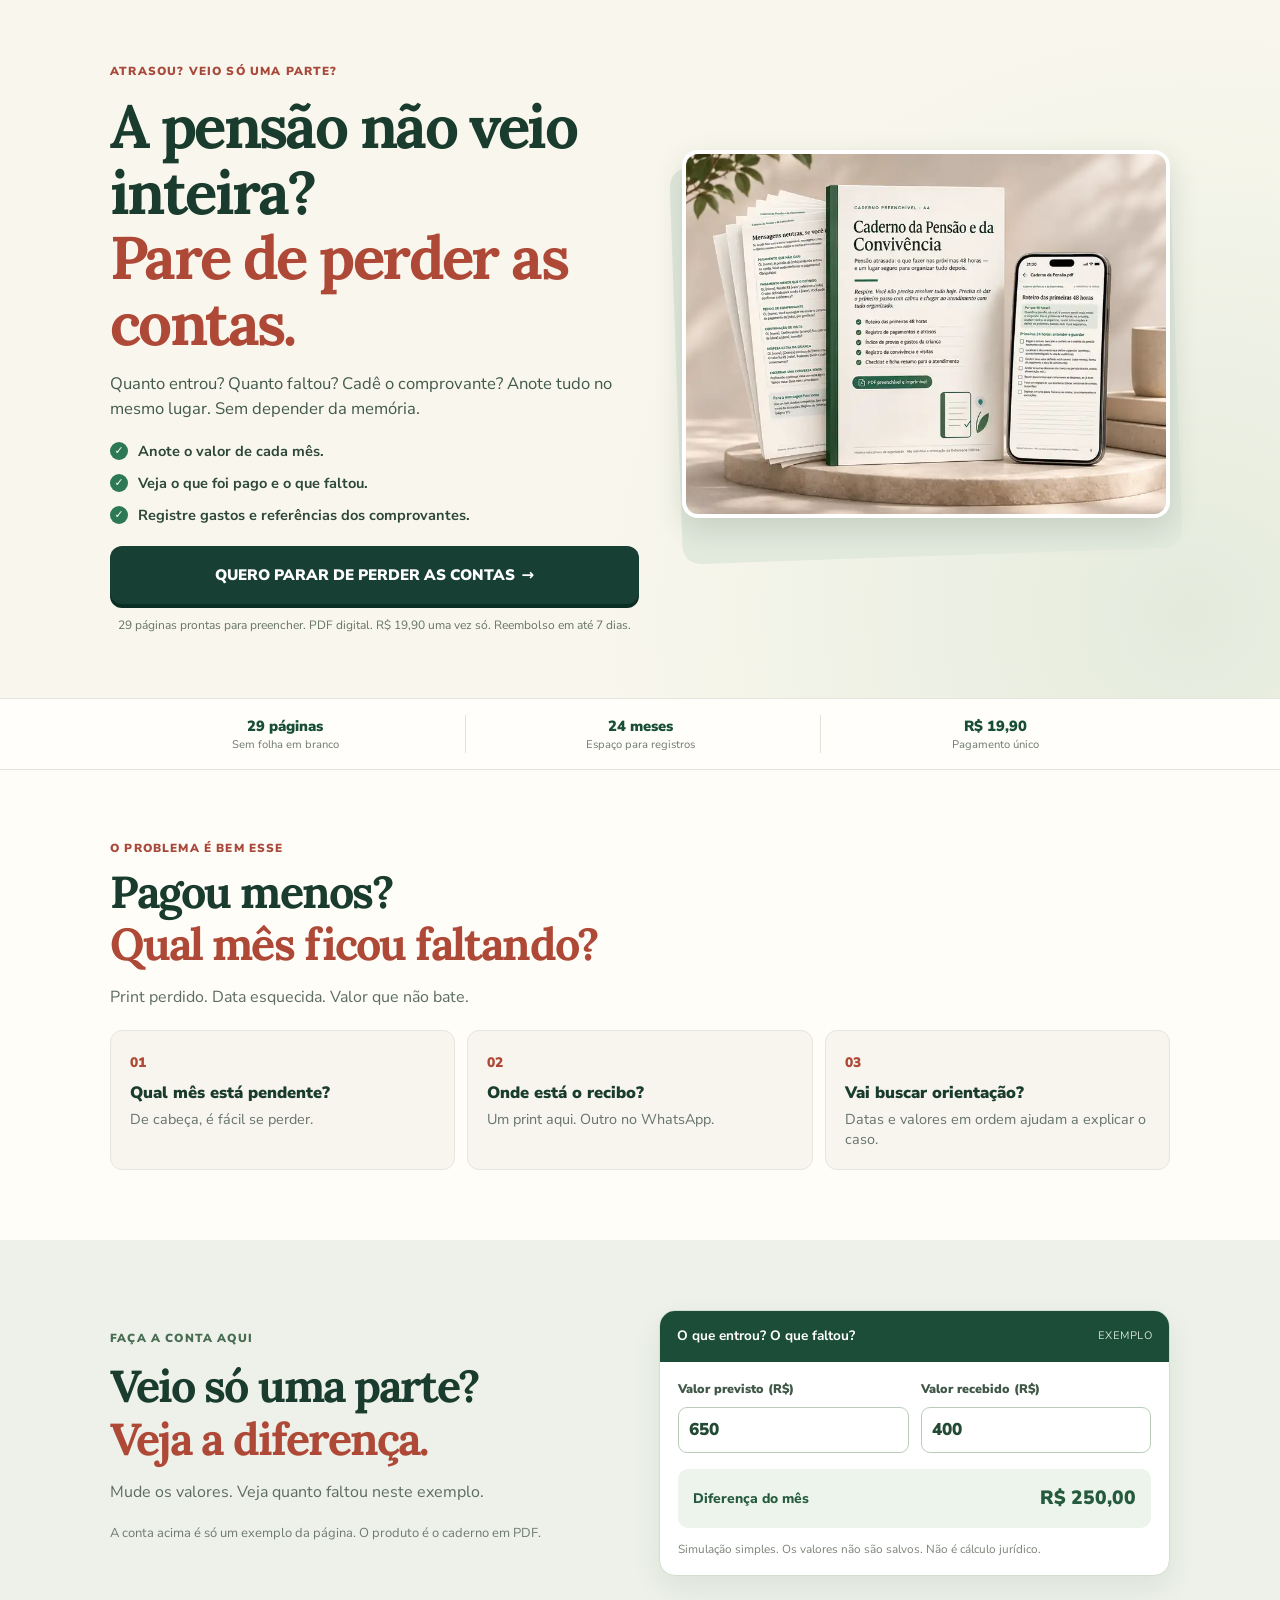
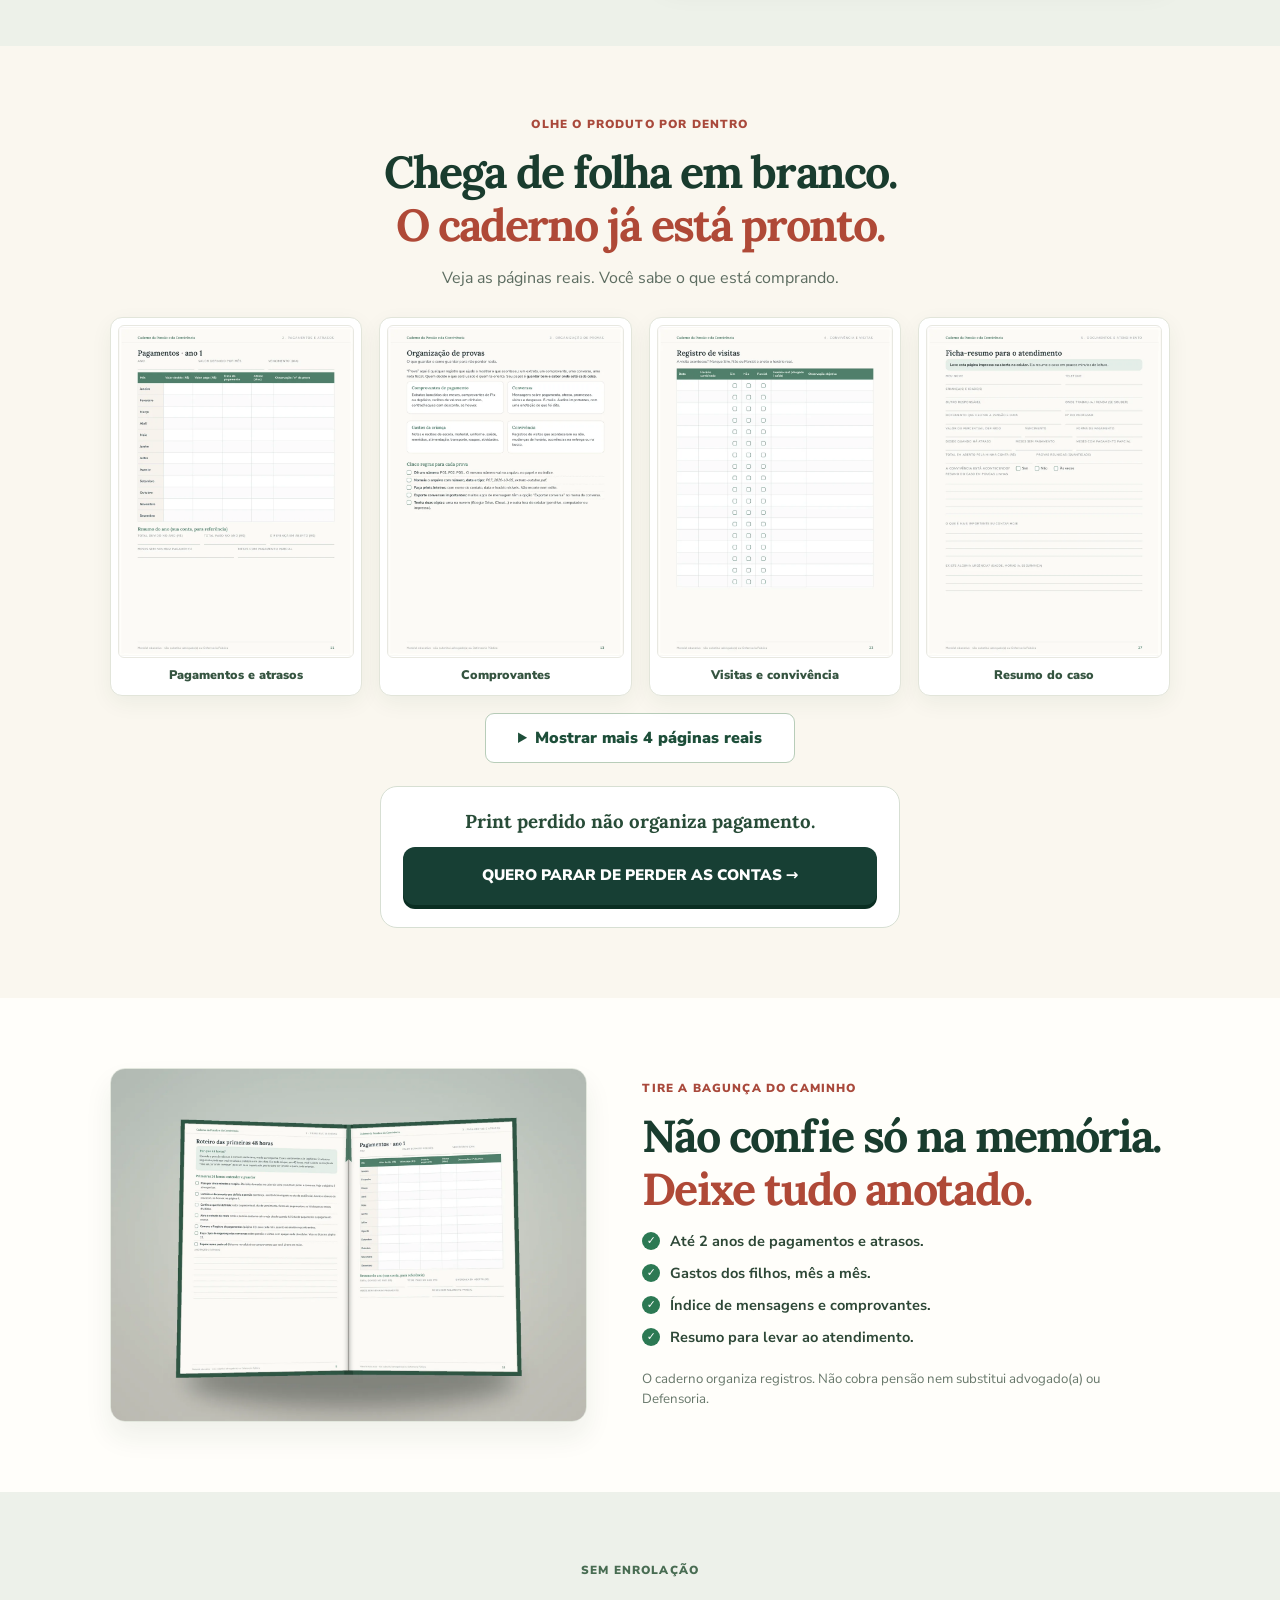
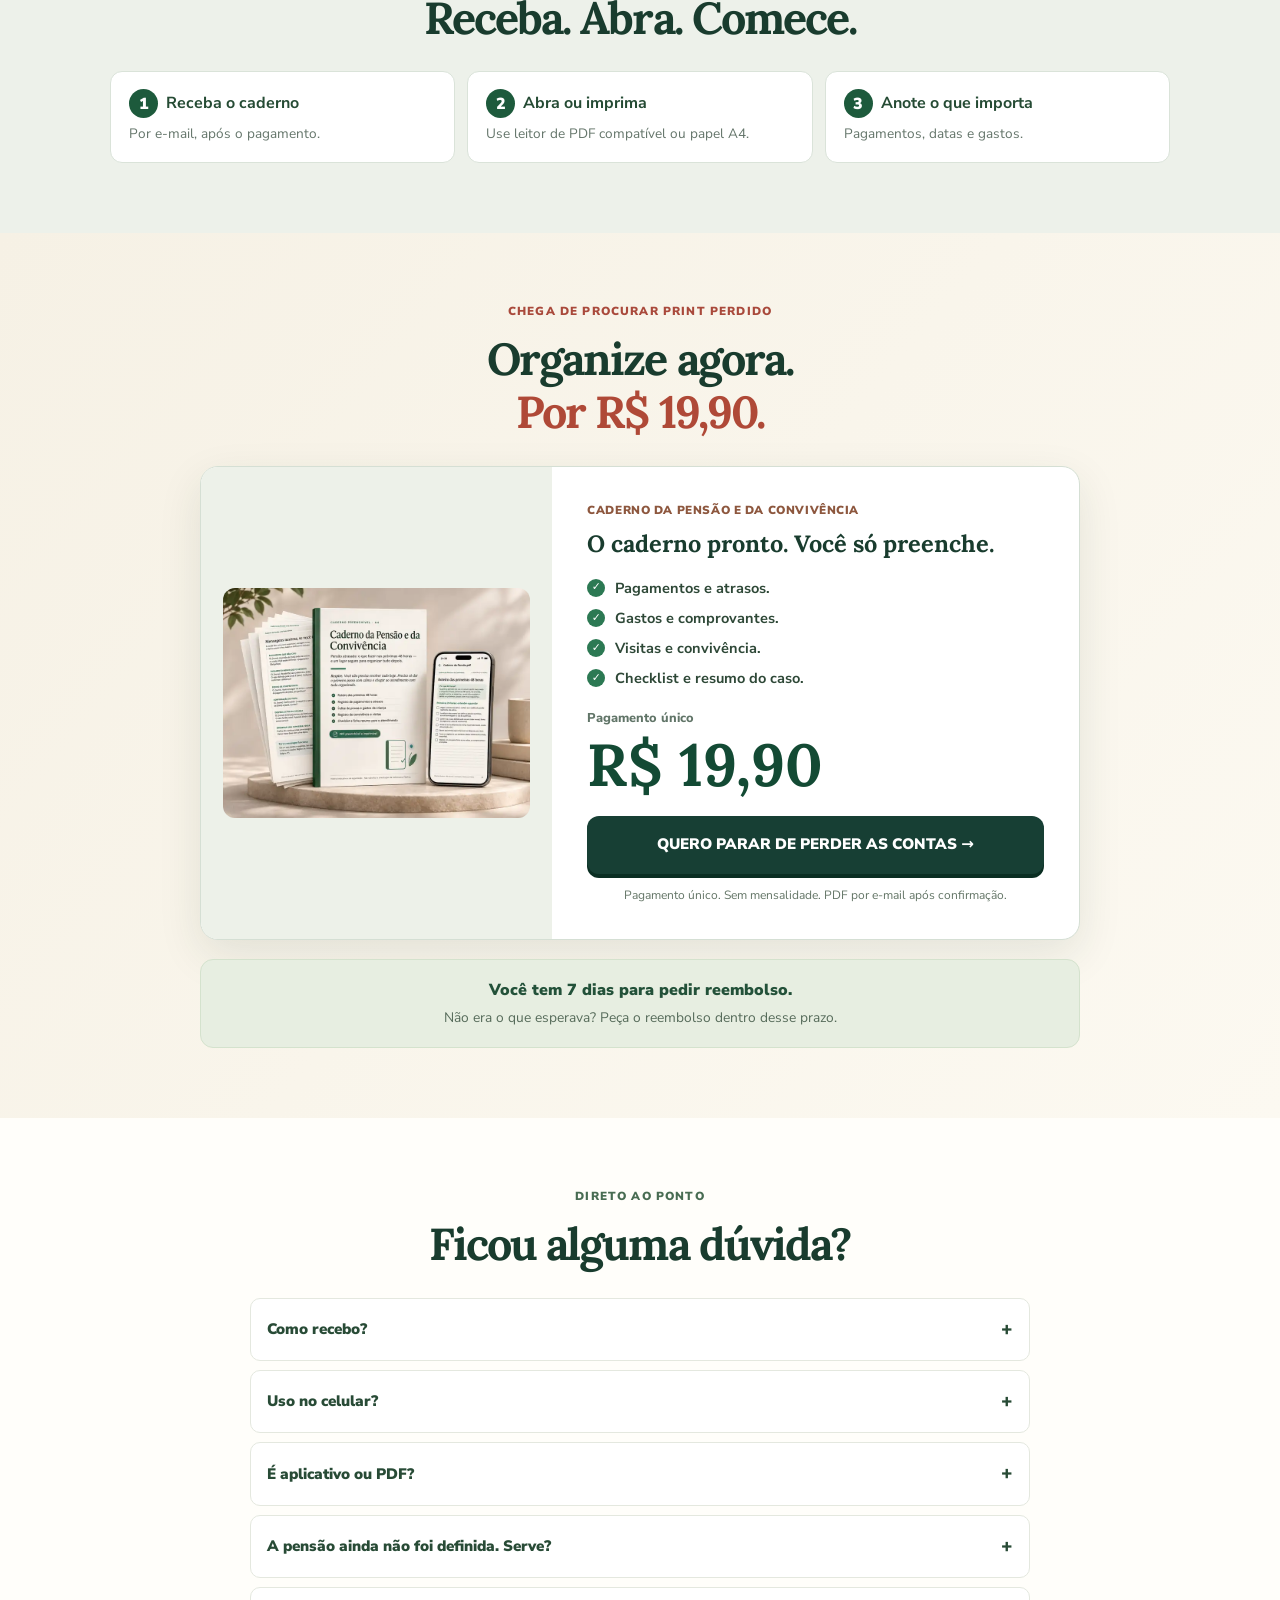
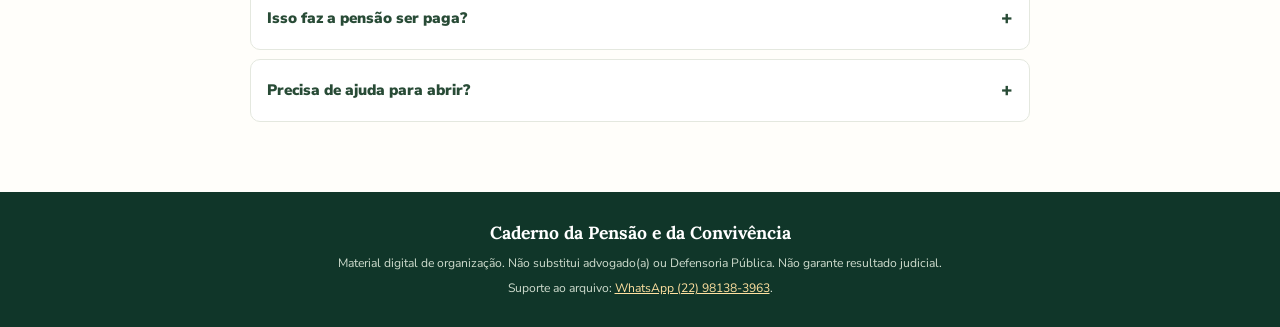
<file: index.html>
<!doctype html>
<html lang="pt-BR">
<head>
<meta charset="utf-8">
<meta name="viewport" content="width=device-width,initial-scale=1">
<meta name="theme-color" content="#f9f6ef">
<meta name="robots" content="index,follow">
<title>Pensão atrasou? Pare de perder as contas | Caderno da Pensão</title>
<meta name="description" content="A pensão não veio inteira? Chega de perder pagamentos e comprovantes. Anote tudo em 29 páginas prontas para preencher. R$ 19,90.">
<link rel="canonical" href="https://pensao.mundoimprimivel.online/">
<meta property="og:type" content="website">
<meta property="og:locale" content="pt_BR">
<meta property="og:title" content="Pensão atrasou de novo? Pare de perder as contas.">
<meta property="og:description" content="Saiba o que registrar. Confira o que entrou. Anote o que faltou. Caderno digital de 29 páginas por R$ 19,90.">
<meta property="og:image" content="https://pensao.mundoimprimivel.online/assets/mockup-hero-premium.webp">
<meta name="twitter:card" content="summary_large_image">
<link rel="preconnect" href="https://fonts.googleapis.com">
<link rel="preconnect" href="https://fonts.gstatic.com" crossorigin>
<link href="https://fonts.googleapis.com/css2?family=Lora:wght@500;600;700&family=Nunito+Sans:wght@400;600;700;800;900&display=swap" rel="stylesheet">
<link rel="preload" href="assets/mockup-hero-premium.webp" as="image" type="image/webp">
<link rel="stylesheet" href="landing-black.css?v=1">
<!-- Pixel Meta: a confirmação de compra deve ser feita pela Wiven, nunca por visita à página. -->
<script>
!function(f,b,e,v,n,t,s){if(f.fbq)return;n=f.fbq=function(){n.callMethod?
n.callMethod.apply(n,arguments):n.queue.push(arguments)};if(!f._fbq)f._fbq=n;
n.push=n;n.loaded=!0;n.version='2.0';n.queue=[];t=b.createElement(e);t.async=!0;
t.src=v;s=b.getElementsByTagName(e)[0];s.parentNode.insertBefore(t,s)}
(window,document,'script','https://connect.facebook.net/en_US/fbevents.js');
fbq('init','1186425164337289');
fbq('track','PageView');
fbq('track','ViewContent',{content_name:'Caderno da Pensao e da Convivencia',content_type:'product'});
</script>
<noscript><img height="1" width="1" style="display:none" alt="" src="https://www.facebook.com/tr?id=1186425164337289&amp;ev=PageView&amp;noscript=1"></noscript>
</head>
<body>
<a class="skip" href="#conteudo">Pular para o conteúdo</a>
<main id="conteudo">
  <section class="hero" id="inicio" aria-labelledby="titulo">
    <div class="wrap hero-grid">
      <div class="hero-copy">
        <p class="eyebrow red">ATRASOU? VEIO SÓ UMA PARTE?</p>
        <h1 id="titulo">A pensão não veio inteira?<br><em>Pare de perder as contas.</em></h1>
        <p class="lead">Quanto entrou? Quanto faltou? Cadê o comprovante? Anote tudo no mesmo lugar. Sem depender da memória.</p>
        <ul class="ticks">
          <li>Anote o valor de cada mês.</li>
          <li>Veja o que foi pago e o que faltou.</li>
          <li>Registre gastos e referências dos comprovantes.</li>
        </ul>
        <div class="hero-buy">
          <a class="btn buy" href="https://checkout.wiven.com.br/checkout/cmwqzun040dp701ol4zjjmjjb?offer=0DXLAD1">QUERO PARAR DE PERDER AS CONTAS <span aria-hidden="true">→</span></a>
          <p class="micro">29 páginas prontas para preencher. PDF digital. R$ 19,90 uma vez só. Reembolso em até 7 dias.</p>
        </div>
      </div>
      <figure class="product">
        <img src="assets/mockup-hero-premium.webp" alt="Caderno da Pensão e da Convivência: páginas e exemplo de visualização no celular" width="800" height="600" fetchpriority="high" decoding="async">
        <figcaption>É um PDF: preencha em leitor compatível ou imprima em A4.</figcaption>
      </figure>
    </div>
  </section>

  <div class="trustline" aria-label="Detalhes do produto">
    <div class="wrap three">
      <div><strong>29 páginas</strong><small>Sem folha em branco</small></div>
      <div><strong>24 meses</strong><small>Espaço para registros</small></div>
      <div><strong>R$ 19,90</strong><small>Pagamento único</small></div>
    </div>
  </div>

  <section class="section problems" id="problema">
    <div class="wrap">
      <p class="eyebrow red">O PROBLEMA É BEM ESSE</p>
      <h2>Pagou menos?<br><em>Qual mês ficou faltando?</em></h2>
      <p class="sub">Print perdido. Data esquecida. Valor que não bate.</p>
      <div class="pain-grid">
        <article><span class="pain-icon">01</span><h3>Qual mês está pendente?</h3><p>De cabeça, é fácil se perder.</p></article>
        <article><span class="pain-icon">02</span><h3>Onde está o recibo?</h3><p>Um print aqui. Outro no WhatsApp.</p></article>
        <article><span class="pain-icon">03</span><h3>Vai buscar orientação?</h3><p>Datas e valores em ordem ajudam a explicar o caso.</p></article>
      </div>
    </div>
  </section>

  <section class="section demo" id="exemplo">
    <div class="wrap demo-grid">
      <div>
        <p class="eyebrow">FAÇA A CONTA AQUI</p>
        <h2>Veio só uma parte?<br><em>Veja a diferença.</em></h2>
        <p class="sub">Mude os valores. Veja quanto faltou neste exemplo.</p>
        <p class="demo-foot">A conta acima é só um exemplo da página. O produto é o caderno em PDF.</p>
      </div>
      <div class="demo-card">
        <div class="demo-head"><strong>O que entrou? O que faltou?</strong><span>EXEMPLO</span></div>
        <div class="demo-inner">
          <div class="fields">
            <label for="valor-previsto">Valor previsto (R$)<input id="valor-previsto" type="number" value="650" min="0" step="0.01" inputmode="decimal"></label>
            <label for="valor-recebido">Valor recebido (R$)<input id="valor-recebido" type="number" value="400" min="0" step="0.01" inputmode="decimal"></label>
          </div>
          <div class="balance"><span>Diferença do mês</span><output id="valor-diferenca" for="valor-previsto valor-recebido" aria-live="polite">R$ 250,00</output></div>
          <p class="tiny">Simulação simples. Os valores não são salvos. Não é cálculo jurídico.</p>
        </div>
      </div>
    </div>
  </section>

  <section class="section previews" id="previas">
    <div class="wrap">
      <div class="center">
        <p class="eyebrow red">OLHE O PRODUTO POR DENTRO</p>
        <h2>Chega de folha em branco.<br><em>O caderno já está pronto.</em></h2>
        <p class="sub">Veja as páginas reais. Você sabe o que está comprando.</p>
      </div>
      <div class="preview-grid">
        <figure><img src="assets/preview-p11.webp" width="782" height="1100" loading="lazy" decoding="async" alt="Página de pagamentos e atrasos"><figcaption>Pagamentos e atrasos</figcaption></figure>
        <figure><img src="assets/preview-p13.webp" width="782" height="1100" loading="lazy" decoding="async" alt="Página para registro de comprovantes"><figcaption>Comprovantes</figcaption></figure>
        <figure><img src="assets/preview-p22.webp" width="782" height="1100" loading="lazy" decoding="async" alt="Página de visitas e convivência"><figcaption>Visitas e convivência</figcaption></figure>
        <figure><img src="assets/preview-p27.webp" width="782" height="1100" loading="lazy" decoding="async" alt="Ficha de resumo para atendimento"><figcaption>Resumo do caso</figcaption></figure>
      </div>
      <details class="more"><summary>Mostrar mais 4 páginas reais</summary>
        <div class="preview-grid extra">
          <figure><img src="assets/preview-p01.webp" width="782" height="1100" loading="lazy" decoding="async" alt="Capa interna"><figcaption>Capa</figcaption></figure>
          <figure><img src="assets/preview-p05.webp" width="782" height="1100" loading="lazy" decoding="async" alt="Roteiro inicial"><figcaption>Primeiros passos</figcaption></figure>
          <figure><img src="assets/preview-p08.webp" width="782" height="1100" loading="lazy" decoding="async" alt="Modelos de mensagem"><figcaption>Mensagens prontas</figcaption></figure>
          <figure><img src="assets/preview-p25.webp" width="782" height="1100" loading="lazy" decoding="async" alt="Checklist de documentos"><figcaption>Documentos</figcaption></figure>
        </div>
      </details>
      <div class="inline-buy"><strong>Print perdido não organiza pagamento.</strong><a class="btn buy" href="https://checkout.wiven.com.br/checkout/cmwqzun040dp701ol4zjjmjjb?offer=0DXLAD1">QUERO PARAR DE PERDER AS CONTAS →</a></div>
    </div>
  </section>

  <section class="section feature">
    <div class="wrap feature-grid">
      <figure><img src="assets/mockup-caderno-aberto.webp" width="1600" height="1184" loading="lazy" decoding="async" alt="Caderno aberto com páginas de preenchimento"></figure>
      <div>
        <p class="eyebrow red">TIRE A BAGUNÇA DO CAMINHO</p>
        <h2>Não confie só na memória.<br><em>Deixe tudo anotado.</em></h2>
        <ul class="ticks">
          <li>Até 2 anos de pagamentos e atrasos.</li>
          <li>Gastos dos filhos, mês a mês.</li>
          <li>Índice de mensagens e comprovantes.</li>
          <li>Resumo para levar ao atendimento.</li>
        </ul>
        <p class="small-note">O caderno organiza registros. Não cobra pensão nem substitui advogado(a) ou Defensoria.</p>
      </div>
    </div>
  </section>

  <section class="section how" id="como-funciona">
    <div class="wrap">
      <div class="center"><p class="eyebrow">SEM ENROLAÇÃO</p><h2>Receba. Abra. Comece.</h2></div>
      <div class="step-grid">
        <div><span>1</span><strong>Receba o caderno</strong><p>Por e-mail, após o pagamento.</p></div>
        <div><span>2</span><strong>Abra ou imprima</strong><p>Use leitor de PDF compatível ou papel A4.</p></div>
        <div><span>3</span><strong>Anote o que importa</strong><p>Pagamentos, datas e gastos.</p></div>
      </div>
    </div>
  </section>

  <section class="section price" id="preco">
    <div class="wrap">
      <div class="center"><p class="eyebrow red">CHEGA DE PROCURAR PRINT PERDIDO</p><h2>Organize agora.<br><em>Por R$ 19,90.</em></h2></div>
      <div class="offer">
        <div class="offer-image"><img src="assets/mockup-hero-premium.webp" width="800" height="600" loading="lazy" decoding="async" alt="Caderno da Pensão completo"></div>
        <div class="offer-content">
          <p class="offer-label">CADERNO DA PENSÃO E DA CONVIVÊNCIA</p>
          <h3>O caderno pronto. Você só preenche.</h3>
          <ul class="ticks">
            <li>Pagamentos e atrasos.</li>
            <li>Gastos e comprovantes.</li>
            <li>Visitas e convivência.</li>
            <li>Checklist e resumo do caso.</li>
          </ul>
          <p class="once">Pagamento único</p>
          <div class="price-number">R$ 19,90</div>
          <a class="btn buy" href="https://checkout.wiven.com.br/checkout/cmwqzun040dp701ol4zjjmjjb?offer=0DXLAD1">QUERO PARAR DE PERDER AS CONTAS →</a>
          <p class="micro dark">Pagamento único. Sem mensalidade. PDF por e-mail após confirmação.</p>
        </div>
      </div>
      <div class="guarantee"><strong>Você tem 7 dias para pedir reembolso.</strong><p>Não era o que esperava? Peça o reembolso dentro desse prazo.</p></div>
    </div>
  </section>

  <section class="section faq" id="duvidas">
    <div class="wrap">
      <div class="center"><p class="eyebrow">DIRETO AO PONTO</p><h2>Ficou alguma dúvida?</h2></div>
      <div class="faq-list">
        <details><summary>Como recebo?</summary><p>Por e-mail após o pagamento aprovado. Confira o spam, se precisar.</p></details>
        <details><summary>Uso no celular?</summary><p>Sim, com leitor de PDF compatível para preencher. Ou imprima em A4.</p></details>
        <details><summary>É aplicativo ou PDF?</summary><p>É um PDF de 29 páginas. A calculadora desta página é apenas um exemplo.</p></details>
        <details><summary>A pensão ainda não foi definida. Serve?</summary><p>Serve para anotar gastos e documentos. Para definir ou alterar a pensão, procure orientação jurídica.</p></details>
        <details><summary>Isso faz a pensão ser paga?</summary><p>Não. O caderno organiza informações. Não garante pagamento ou resultado na Justiça.</p></details>
        <details><summary>Precisa de ajuda para abrir?</summary><p>Fale com o suporte pelo <a href="https://wa.me/5522981383963" rel="noopener noreferrer">WhatsApp</a>.</p></details>
      </div>
    </div>
  </section>
</main>
<footer class="footer">
  <div class="wrap">
    <strong>Caderno da Pensão e da Convivência</strong>
    <p>Material digital de organização. Não substitui advogado(a) ou Defensoria Pública. Não garante resultado judicial.</p>
    <p>Suporte ao arquivo: <a href="https://wa.me/5522981383963" rel="noopener noreferrer">WhatsApp (22) 98138-3963</a>.</p>
  </div>
</footer>
<script>
(function(){
  'use strict';
  // A simulação não grava dados.
  var a=document.getElementById('valor-previsto'),b=document.getElementById('valor-recebido'),out=document.getElementById('valor-diferenca');
  if(a&&b&&out){
    var money=new Intl.NumberFormat('pt-BR',{style:'currency',currency:'BRL'});
    function update(){out.textContent=money.format(Math.max(0,Math.max(0,Number(a.value)||0)-Math.max(0,Number(b.value)||0)));}
    a.addEventListener('input',update);b.addEventListener('input',update);update();
  }
  // Mantém atribuição de campanhas, sem alterar a oferta Wiven.
  try{
    var src=new URLSearchParams(location.search), keys=['utm_source','utm_medium','utm_campaign','utm_content','utm_term','fbclid'];
    document.querySelectorAll('a.buy').forEach(function(el){
      var u=new URL(el.href);
      if(u.hostname!=='checkout.wiven.com.br')return;
      keys.forEach(function(k){var v=src.get(k);if(v&&v.length<500)u.searchParams.set(k,v);});
      el.href=u.toString();
    });
  }catch(e){}
})();
</script>
</body>
</html>
</file>
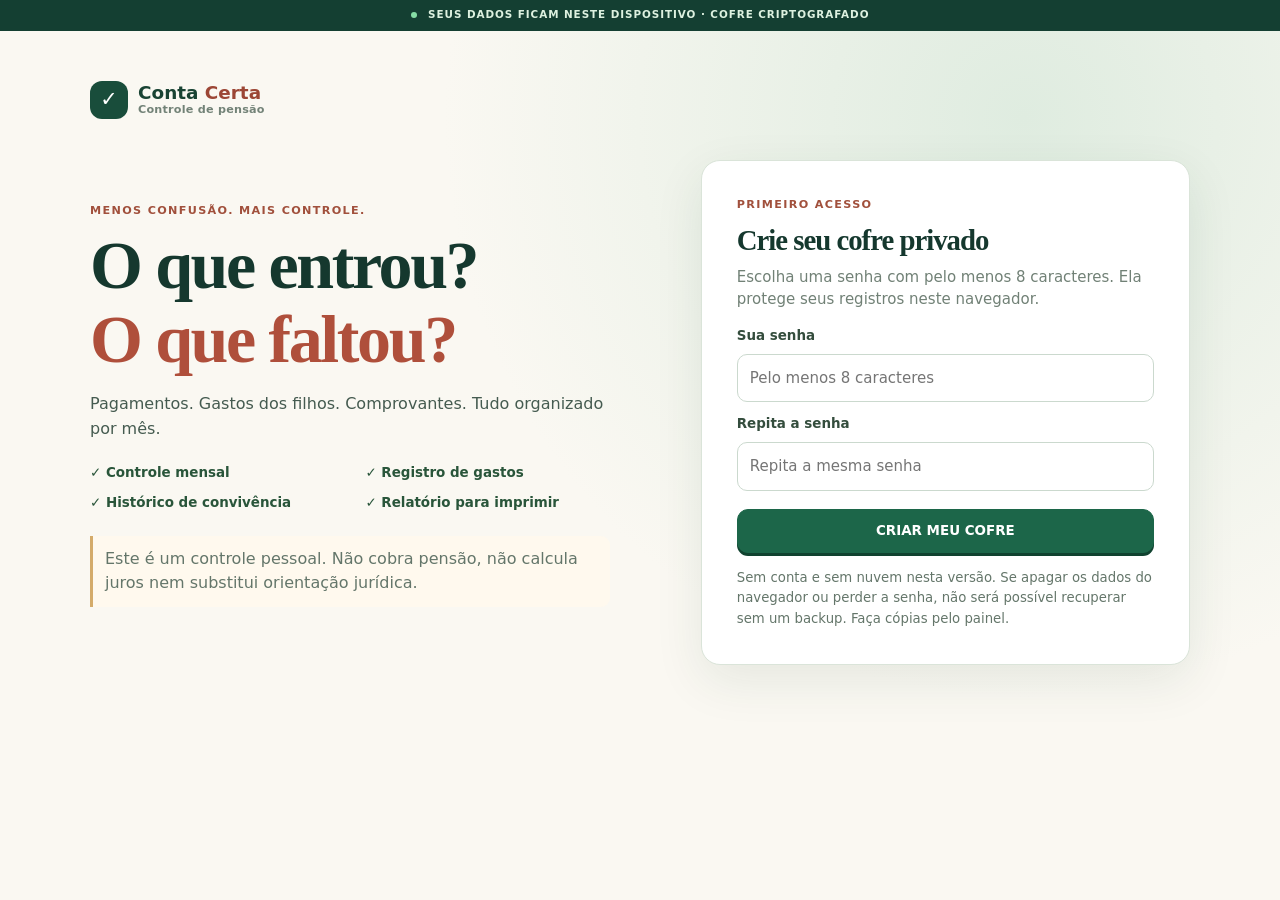
<file: app/index.html>
<!doctype html>
<html lang="pt-BR">
<head>
  <meta charset="utf-8">
  <meta name="viewport" content="width=device-width,initial-scale=1">
  <meta name="theme-color" content="#174b3d">
  <meta name="robots" content="noindex,nofollow">
  <meta name="description" content="Organize pagamentos, despesas, comprovantes e convivência em um painel privado.">
  <title>Conta Certa — Meu controle de pensão</title>
  <link rel="icon" href="./icon.svg" type="image/svg+xml">
  <link rel="manifest" href="./manifest.webmanifest">
  <link rel="stylesheet" href="./style.css?v=1">
  <script src="./app.js?v=1" defer></script>
</head>
<body>
  <a class="skip" href="#main">Ir para o conteúdo</a>
  <div class="privacy-strip"><span class="dot"></span> SEUS DADOS FICAM NESTE DISPOSITIVO · COFRE CRIPTOGRAFADO</div>
  <section class="gate" id="gate" aria-labelledby="gate-title">
    <div class="gate-shell">
      <div class="brand"><span class="brand-mark">✓</span><span>Conta <b>Certa</b><small>Controle de pensão</small></span></div>
      <div class="gate-grid">
        <div class="gate-intro">
          <p class="eyebrow">MENOS CONFUSÃO. MAIS CONTROLE.</p>
          <h1 id="gate-title">O que entrou?<br><em>O que faltou?</em></h1>
          <p>Pagamentos. Gastos dos filhos. Comprovantes. Tudo organizado por mês.</p>
          <div class="feature-mini"><span>✓ Controle mensal</span><span>✓ Registro de gastos</span><span>✓ Histórico de convivência</span><span>✓ Relatório para imprimir</span></div>
          <p class="callout">Este é um controle pessoal. Não cobra pensão, não calcula juros nem substitui orientação jurídica.</p>
        </div>
        <div class="gate-card">
          <p class="kicker" id="gate-mode">PRIMEIRO ACESSO</p>
          <h2 id="gate-card-title">Crie seu cofre privado</h2>
          <p id="gate-desc" class="muted">Escolha uma senha com pelo menos 8 caracteres. Ela protege os registros neste navegador.</p>
          <form id="gate-form" autocomplete="off">
            <label for="pass">Sua senha</label>
            <input id="pass" name="pass" type="password" autocomplete="new-password" minlength="8" required placeholder="Pelo menos 8 caracteres">
            <div id="confirm-wrap"><label for="pass-confirm">Repita a senha</label><input id="pass-confirm" name="confirm" type="password" autocomplete="new-password" placeholder="Repita a mesma senha"></div>
            <button class="primary full" type="submit" id="gate-submit">CRIAR MEU COFRE</button>
          </form>
          <p class="error" id="gate-error" role="alert" hidden></p>
          <p class="small-warning">Sem conta e sem nuvem nesta versão. Se apagar os dados do navegador ou perder a senha, não será possível recuperar sem um backup. Faça cópias pelo painel.</p>
        </div>
      </div>
    </div>
  </section>
  <div id="app-shell" hidden>
    <header class="header">
      <div class="container header-inner">
        <div class="brand"><span class="brand-mark">✓</span><span>Conta <b>Certa</b><small>Meu controle</small></span></div>
        <div class="header-actions"><span class="secure-chip">Privado neste aparelho</span><button class="ghost small-btn" id="lock" type="button">Bloquear</button></div>
      </div>
    </header>
    <main id="main" class="container workspace">
      <div class="heading">
        <div><p class="eyebrow">SEU PAINEL PRIVADO</p><h1>Seu controle. <em>Sem bagunça.</em></h1><p class="muted">Registre os fatos. Confira os números. Encontre o histórico.</p></div>
        <button class="primary" id="new-entry" type="button">+ NOVO REGISTRO</button>
      </div>
      <nav class="tabs" aria-label="Seções">
        <button type="button" data-tab="dashboard" class="active">Visão geral</button>
        <button type="button" data-tab="payments">Pagamentos</button>
        <button type="button" data-tab="expenses">Gastos</button>
        <button type="button" data-tab="visits">Convivência</button>
        <button type="button" data-tab="settings">Ajustes</button>
      </nav>

      <section id="tab-dashboard" class="tab-panel">
        <div class="monthbar"><div><span class="eyebrow">MÊS EM FOCO</span><h2 id="month-title">Seu mês</h2></div><div class="month-actions"><button class="ghost" id="month-prev" aria-label="Mês anterior">‹</button><input id="month-input" type="month" aria-label="Mês a consultar"><button class="ghost" id="month-next" aria-label="Mês seguinte">›</button></div></div>
        <div class="stats">
          <article class="stat"><span>Valor previsto</span><strong id="stat-expected">R$ 0,00</strong><small>Valor mensal definido por você</small></article>
          <article class="stat"><span>Total recebido</span><strong id="stat-received">R$ 0,00</strong><small>Pagamentos deste mês</small></article>
          <article class="stat highlight"><span>Diferença simples</span><strong id="stat-gap">R$ 0,00</strong><small>Sem juros ou correção legal</small></article>
          <article class="stat"><span>Gastos registrados</span><strong id="stat-expenses">R$ 0,00</strong><small>Despesas dos filhos</small></article>
        </div>
        <div class="split">
          <article class="panel"><div class="panel-head"><div><p class="eyebrow">RESUMO</p><h3>Como foi este mês?</h3></div><span id="status-pill" class="pill">Sem registros</span></div>
            <div class="progress"><span id="progress-fill"></span></div><p class="muted" id="status-text">Cadastre um valor mensal em Ajustes para começar.</p>
            <button class="text-action" id="go-settings" type="button">Definir valor mensal →</button></article>
          <article class="panel"><div class="panel-head"><div><p class="eyebrow">DOCUMENTOS</p><h3>Seus comprovantes</h3></div></div>
            <p class="attachment-count" id="attachment-count">Nenhum arquivo salvo</p>
            <p class="muted">Você pode anexar imagens ou PDFs a um pagamento ou gasto. Tudo fica criptografado neste navegador.</p>
            <button class="text-action" id="go-payments" type="button">Ver pagamentos →</button>
          </article>
        </div>
        <div class="panel"><div class="panel-head"><div><p class="eyebrow">ÚLTIMOS REGISTROS</p><h3>O que aconteceu</h3></div><button class="outline" id="print-report" type="button">Imprimir resumo / Salvar PDF</button></div>
          <div id="recent-list" class="records"><p class="empty">Sem registros neste mês.</p></div>
        </div>
      </section>

      <section id="tab-payments" class="tab-panel" hidden>
        <div class="section-heading"><div><p class="eyebrow">ENTRADAS</p><h2>Pagamentos recebidos</h2><p class="muted">Anote cada depósito. Inclusive pagamentos parciais.</p></div><button class="primary add-kind" data-kind="payment">+ PAGAMENTO</button></div>
        <div class="panel"><div class="panel-head"><h3>Histórico</h3><span class="muted">Todos os meses</span></div><div id="payments-list" class="records"></div></div>
      </section>
      <section id="tab-expenses" class="tab-panel" hidden>
        <div class="section-heading"><div><p class="eyebrow">SAÍDAS</p><h2>Gastos dos filhos</h2><p class="muted">Escola, alimentação, saúde e outros gastos.</p></div><button class="primary add-kind" data-kind="expense">+ GASTO</button></div>
        <div class="panel"><div class="panel-head"><h3>Despesas registradas</h3><span class="muted">Todos os meses</span></div><div id="expenses-list" class="records"></div></div>
      </section>
      <section id="tab-visits" class="tab-panel" hidden>
        <div class="section-heading"><div><p class="eyebrow">DATAS E COMBINADOS</p><h2>Convivência</h2><p class="muted">Registre fatos e horários sem julgamentos.</p></div><button class="primary add-kind" data-kind="visit">+ REGISTRO</button></div>
        <div class="panel"><div class="panel-head"><h3>Histórico de convivência</h3></div><div id="visits-list" class="records"></div></div>
      </section>
      <section id="tab-settings" class="tab-panel" hidden>
        <div class="section-heading"><div><p class="eyebrow">PERSONALIZE</p><h2>Seu controle</h2><p class="muted">Defina o valor mensal de referência. Você pode mudar depois.</p></div></div>
        <div class="settings-grid">
          <article class="panel">
            <h3>Valor mensal de referência</h3>
            <form id="settings-form"><label for="monthly-value">Valor previsto por mês (R$)</label><input id="monthly-value" type="number" min="0" step="0.01" inputmode="decimal" value="0" required><p class="muted">Este valor é só uma referência que você informa. O app não calcula direitos ou valores judiciais.</p><button type="submit" class="primary">SALVAR VALOR</button></form>
          </article>
          <article class="panel">
            <h3>Backup e privacidade</h3>
            <p class="muted">Os registros ficam criptografados apenas neste dispositivo. Sem sincronização e sem rastreadores nesta área.</p>
            <button type="button" class="outline full" id="backup">Baixar backup criptografado</button>
            <label class="restore-label" for="restore">Restaurar backup criptografado</label><input id="restore" type="file" accept=".json,application/json">
            <p class="tiny">Guarde o arquivo e a senha em locais seguros. Importar substitui os dados deste aparelho.</p>
            <button class="danger" type="button" id="clear-all">Apagar todos os dados deste aparelho</button>
          </article>
        </div>
        <article class="panel notice"><strong>Atenção</strong><p>Este aplicativo é um organizador pessoal, não um serviço de advocacia. Registros e imagens não têm validade jurídica garantida. Para cobranças, revisões e prazos, procure um profissional ou a Defensoria.</p></article>
      </section>
      <footer class="footer">Conta Certa · Versão beta local · Sem cobrança ou assinatura nesta versão · <span>Seus dados continuam no seu aparelho.</span></footer>
    </main>
  </div>
  <dialog id="entry-dialog" aria-labelledby="dialog-title">
    <form id="entry-form" class="entry-form">
      <div class="dialog-head"><div><p class="eyebrow">NOVO REGISTRO</p><h2 id="dialog-title">Anotar pagamento</h2></div><button type="button" class="ghost" id="close-dialog" aria-label="Fechar">✕</button></div>
      <label for="kind">Tipo</label><select id="kind"><option value="payment">Pagamento</option><option value="expense">Gasto</option><option value="visit">Convivência</option></select>
      <div id="money-fields">
        <label for="amount">Valor (R$)</label><input id="amount" type="number" min=".01" step=".01" inputmode="decimal" placeholder="0,00">
        <label for="entry-month">Mês de referência</label><input id="entry-month" type="month">
        <div id="category-box"><label for="category">Tipo de gasto</label><select id="category"><option>Alimentação</option><option>Saúde</option><option>Escola</option><option>Roupas</option><option>Transporte</option><option>Moradia</option><option>Outros</option></select></div>
      </div>
      <label for="entry-date">Data</label><input id="entry-date" type="date" required>
      <label for="entry-note">Observação (opcional)</label><textarea id="entry-note" rows="3" maxlength="500" placeholder="Anote só os fatos importantes"></textarea>
      <div id="attachment-box"><label for="attachment">Comprovante (opcional, até 1 MB)</label><input id="attachment" type="file" accept="image/png,image/jpeg,image/webp,application/pdf"><small>Arquivo guardado no cofre deste dispositivo.</small></div>
      <p class="error" id="entry-error" role="alert" hidden></p>
      <button type="submit" class="primary full" id="save-entry">SALVAR REGISTRO</button>
    </form>
  </dialog>
  <div id="toast" role="status" aria-live="polite" hidden></div>
</body>
</html>
</file>
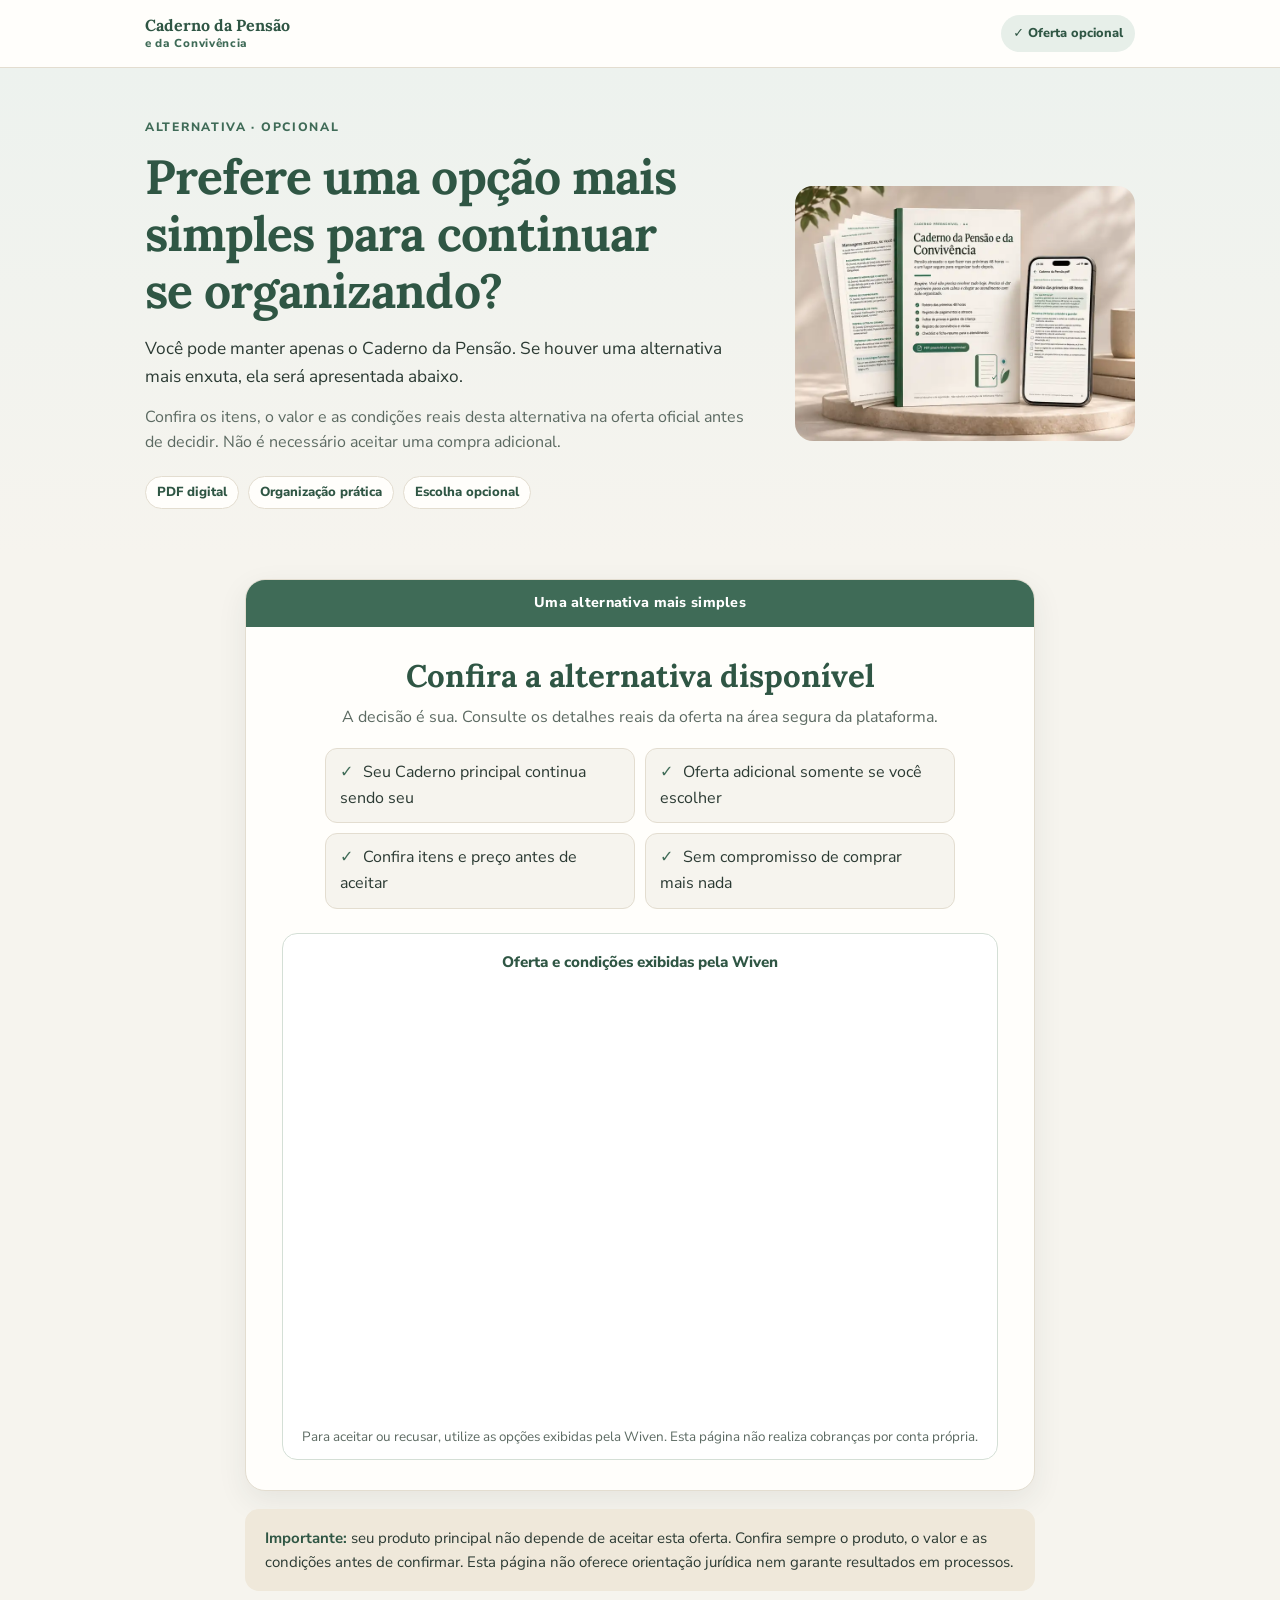
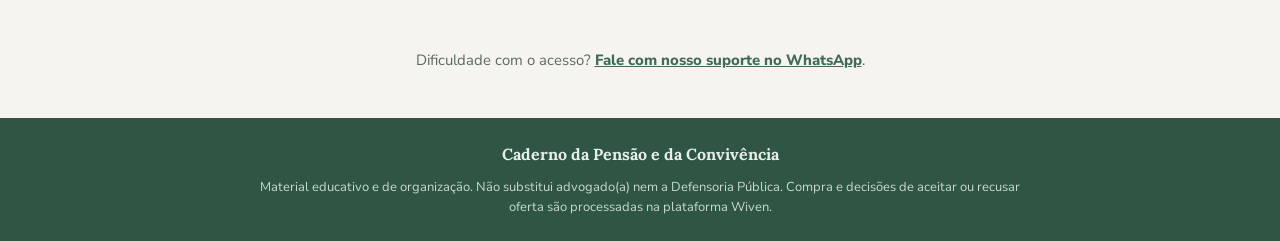
<file: downsell.html>
<!doctype html>
<html lang="pt-BR">
<head>
  <meta charset="utf-8">
  <meta name="viewport" content="width=device-width,initial-scale=1">
  <meta name="theme-color" content="#2f5644">
  <meta name="robots" content="noindex,nofollow">
  <meta name="description" content="Etapa opcional após a compra do Caderno da Pensão e da Convivência. Confira a oferta e as condições diretamente na Wiven.">
  <title>Uma alternativa mais simples · Caderno da Pensão e da Convivência</title>
  <link rel="preconnect" href="https://fonts.googleapis.com">
  <link rel="preconnect" href="https://fonts.gstatic.com" crossorigin>
  <link href="https://fonts.googleapis.com/css2?family=Lora:wght@500;600;700&family=Nunito+Sans:wght@400;600;700;800&display=swap" rel="stylesheet">
  <link rel="stylesheet" href="funnel-pages.css">
  <!-- Meta Pixel: PageView e DownsellView (evento personalizado). Purchase apenas na Wiven. -->
  <script>
    !function(f,b,e,v,n,t,s){if(f.fbq)return;n=f.fbq=function(){n.callMethod?
    n.callMethod.apply(n,arguments):n.queue.push(arguments)};if(!f._fbq)f._fbq=n;
    n.push=n;n.loaded=!0;n.version='2.0';n.queue=[];t=b.createElement(e);t.async=!0;
    t.src=v;s=b.getElementsByTagName(e)[0];s.parentNode.insertBefore(t,s)}
    (window,document,'script','https://connect.facebook.net/en_US/fbevents.js');
    fbq('init','1186425164337289');
    fbq('track','PageView');
    // Evento personalizado para identificar a etapa do funil sem gerar uma compra.
    fbq('trackCustom', 'DownsellView', {
      funnel_stage: 'downsell',
      product: 'Caderno da Pensao e da Convivencia'
    });
  </script>
  <noscript><img height="1" width="1" style="display:none" alt="" src="https://www.facebook.com/tr?id=1186425164337289&amp;ev=PageView&amp;noscript=1"></noscript>
</head>
<body>
  <header><div class="container header-inner">
    <a class="logo" href="index.html">Caderno da Pensão<span>e da Convivência</span></a>
    <span class="secure" aria-label="Oferta opcional">✓ Oferta opcional</span>
  </div></header>
  <main>
    <section class="hero">
      <div class="container hero-grid">
        <div>
          <p class="eyebrow">ALTERNATIVA · OPCIONAL</p>
          <h1>Prefere uma opção mais simples para continuar se organizando?</h1>
          <p class="lead">Você pode manter apenas o Caderno da Pensão. Se houver uma alternativa mais enxuta, ela será apresentada abaixo.</p>
          <p class="sub">Confira os itens, o valor e as condições reais desta alternativa na oferta oficial antes de decidir. Não é necessário aceitar uma compra adicional.</p>
          <ul class="chips"><li>PDF digital</li><li>Organização prática</li><li>Escolha opcional</li></ul>
        </div>
        <figure class="visual"><img src="assets/mockup-hero-premium.webp" alt="Caderno da Pensão e da Convivência em versão impressa e digital" width="800" height="600" loading="eager" decoding="async"></figure>
      </div>
    </section>
    <section class="offer">
      <div class="container">
        <div class="card">
          <div class="card-band">Uma alternativa mais simples</div>
          <div class="card-body">
            <h2>Confira a alternativa disponível</h2>
            <p class="card-intro">A decisão é sua. Consulte os detalhes reais da oferta na área segura da plataforma.</p>
            <ul class="details"><li>Seu Caderno principal continua sendo seu</li><li>Oferta adicional somente se você escolher</li><li>Confira itens e preço antes de aceitar</li><li>Sem compromisso de comprar mais nada</li></ul>
            <div class="wiven-wrap">
              <p class="wiven-title">Oferta e condições exibidas pela Wiven</p>
              <div class="wiven-embed">
                <iframe id="product-funnel-cmwr1cglm0hap01olf87jft2u"
                  src="https://checkout.wiven.com.br/ext/funnel/cmwr1cglm0hap01olf87jft2u"
                  title="Oferta opcional do funil Wiven" width="100%" height="100%"
                  frameborder="0" allowtransparency="true" allow="payment *"></iframe>
              </div>
              <p class="helper">Para aceitar ou recusar, utilize as opções exibidas pela Wiven. Esta página não realiza cobranças por conta própria.</p>
            </div>
          </div>
        </div>
        <aside class="note"><strong>Importante:</strong> seu produto principal não depende de aceitar esta oferta. Confira sempre o produto, o valor e as condições antes de confirmar. Esta página não oferece orientação jurídica nem garante resultados em processos.</aside>
      </div>
    </section>
    <div class="container support">Dificuldade com o acesso? <a href="https://wa.me/5522981383963" rel="noopener noreferrer">Fale com nosso suporte no WhatsApp</a>.</div>
  </main>
  <footer><strong>Caderno da Pensão e da Convivência</strong><p>Material educativo e de organização. Não substitui advogado(a) nem a Defensoria Pública. Compra e decisões de aceitar ou recusar oferta são processadas na plataforma Wiven.</p></footer>
  <script src="https://app.wiven.com.br/scripts/product-funnel.js"></script>
</body>
</html>
</file>
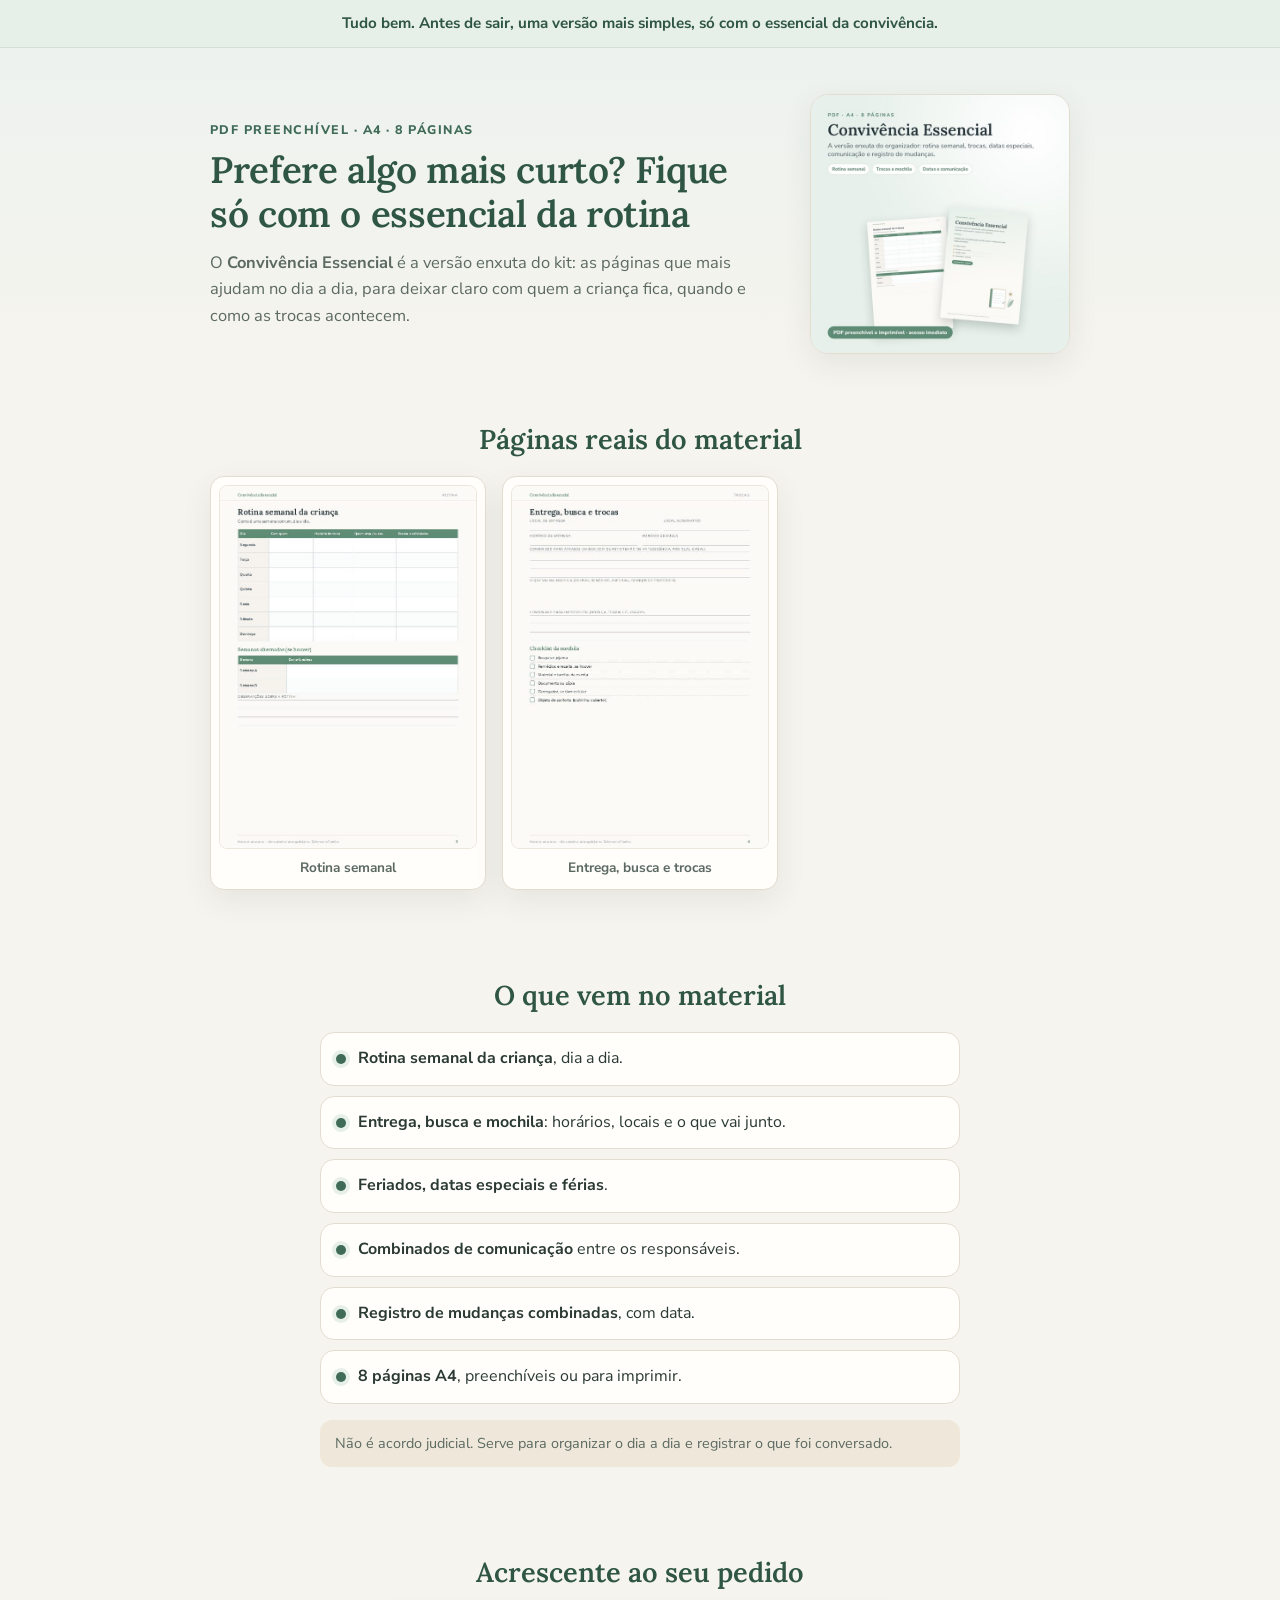
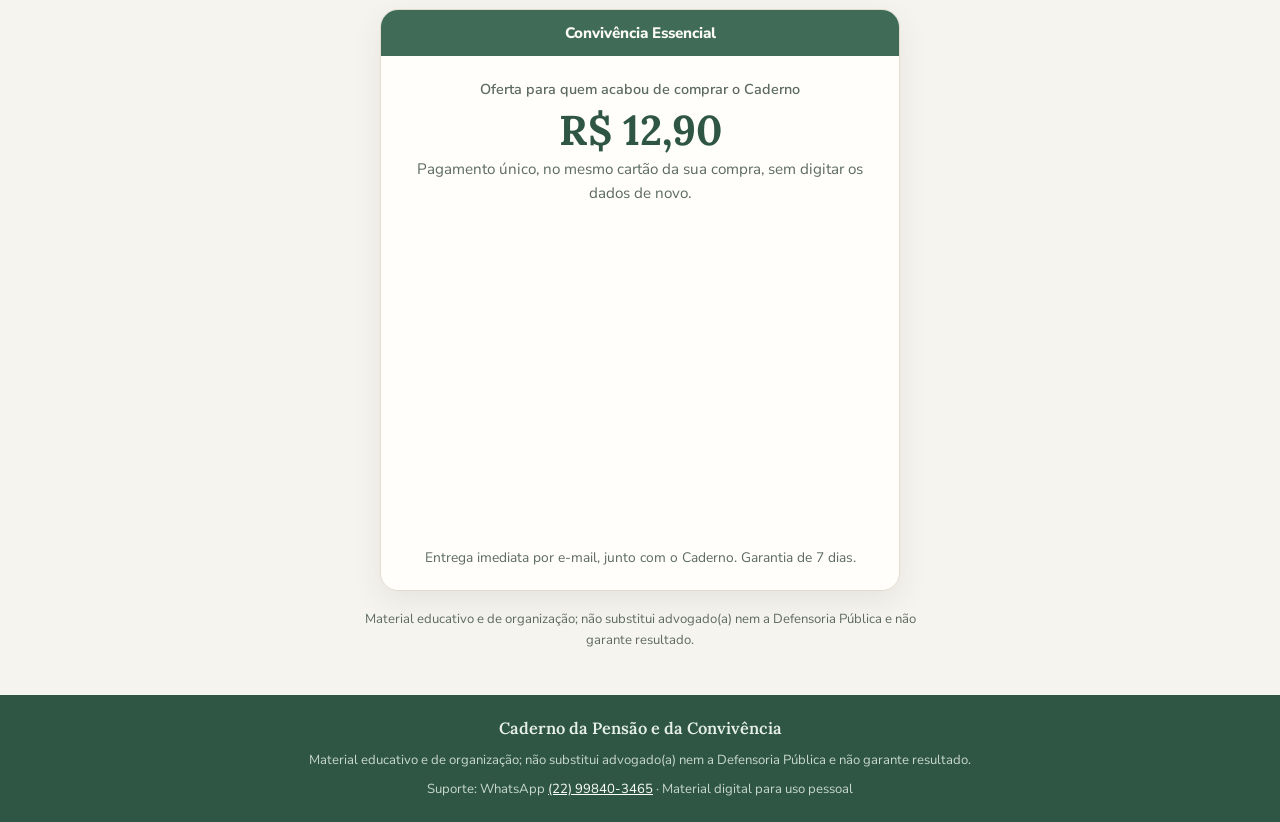
<file: downsell1.html>
<!doctype html>
<html lang="pt-BR">
<head>
  <meta charset="utf-8">
  <!-- Meta Pixel: uma inicialização e um PageView por página. Eventos de compra ficam com a Wiven. -->
  <script>
    !function(f,b,e,v,n,t,s){if(f.fbq)return;n=f.fbq=function(){n.callMethod?
    n.callMethod.apply(n,arguments):n.queue.push(arguments)};if(!f._fbq)f._fbq=n;
    n.push=n;n.loaded=!0;n.version='2.0';n.queue=[];t=b.createElement(e);t.async=!0;
    t.src=v;s=b.getElementsByTagName(e)[0];s.parentNode.insertBefore(t,s)}
    (window,document,'script','https://connect.facebook.net/en_US/fbevents.js');
    fbq('init', '1186425164337289');
    fbq('track', 'PageView');
  </script>
  <noscript><img height="1" width="1" style="display:none" alt="" src="https://www.facebook.com/tr?id=1186425164337289&ev=PageView&noscript=1"></noscript>
  <meta name="viewport" content="width=device-width, initial-scale=1">
  <meta name="theme-color" content="#3f6b57">
  <meta name="robots" content="noindex, nofollow">
  <title>Versão essencial · Convivência Essencial</title>
  <meta name="description" content="A versão enxuta do Kit Convivência Saudável: rotina, trocas, feriados, comunicação e registro de mudanças. R$ 12,90.">
  <link rel="preconnect" href="https://fonts.googleapis.com">
  <link rel="preconnect" href="https://fonts.gstatic.com" crossorigin>
  <link href="https://fonts.googleapis.com/css2?family=Lora:wght@500;600;700&family=Nunito+Sans:wght@400;600;700;800&display=swap" rel="stylesheet">
  <style>
    :root {
      --bg: #f6f4ee;
      --paper: #fffefb;
      --sage: #3f6b57;
      --sage-dark: #2f5644;
      --sage-soft: #e7efe9;
      --sand: #efe8da;
      --clay: #c08a5b;
      --ink: #2b3a33;
      --muted: #5c6a62;
      --border: #e3ddd0;
      --shadow: 0 10px 30px rgba(40, 52, 45, .08);
      --radius: 18px;
      --font-title: 'Lora', Georgia, serif;
      --font-body: 'Nunito Sans', system-ui, -apple-system, 'Segoe UI', sans-serif;
    }
    *, *::before, *::after { box-sizing: border-box; }
    body { margin: 0; background: var(--bg); color: var(--ink); font-family: var(--font-body); font-size: 16px; line-height: 1.6; -webkit-font-smoothing: antialiased; }
    img { display: block; max-width: 100%; height: auto; }
    a { color: inherit; }
    a:focus-visible { outline: 3px solid var(--clay); outline-offset: 4px; }
    .container { width: min(100% - 36px, 860px); margin-inline: auto; }
    .section { padding: 32px 0; }
    .confirm-bar { background: var(--sage); color: #fbfaf5; text-align: center; padding: 13px 18px; font-weight: 700; font-size: .95rem; line-height: 1.4; }
    .confirm-bar--soft { background: var(--sage-soft); color: var(--sage-dark); border-bottom: 1px solid #d3e0d7; }
    .hero { padding: 30px 0 14px; background: linear-gradient(180deg, #edf2ee 0%, var(--bg) 100%); }
    .hero-grid { display: grid; gap: 22px; align-items: center; }
    .hero-text { text-align: center; }
    .eyebrow { margin: 0 0 8px; color: var(--sage); font-weight: 800; font-size: .78rem; letter-spacing: .12em; text-transform: uppercase; }
    .hero h1 { font: 600 clamp(1.6rem, 6.4vw, 2.3rem)/1.2 var(--font-title); color: var(--sage-dark); margin: 0 0 14px; letter-spacing: -.01em; }
    .hero-lead { margin: 0 auto; max-width: 560px; color: var(--muted); font-size: 1.03rem; }
    .cover-wrap { width: min(80%, 300px); margin: 0 auto; border-radius: var(--radius); overflow: hidden; box-shadow: var(--shadow); border: 1px solid var(--border); }
    .section-title { font: 600 clamp(1.3rem, 5vw, 1.7rem)/1.25 var(--font-title); color: var(--sage-dark); text-align: center; margin: 0 0 20px; }
    .gallery-grid { display: grid; grid-template-columns: repeat(2, minmax(0, 1fr)); gap: 12px; }
    .gallery-item { margin: 0; background: var(--paper); border: 1px solid var(--border); border-radius: 14px; padding: 8px; box-shadow: var(--shadow); }
    .gallery-item img { border-radius: 8px; border: 1px solid #ece7dc; }
    .gallery-item figcaption { text-align: center; font-size: .85rem; font-weight: 700; color: var(--muted); padding: 8px 4px 2px; }
    .includes { list-style: none; margin: 0 auto; padding: 0; max-width: 640px; display: grid; gap: 10px; }
    .includes li { display: flex; gap: 12px; align-items: flex-start; background: var(--paper); border: 1px solid var(--border); border-radius: 14px; padding: 13px 15px; }
    .includes .dot { flex: 0 0 10px; width: 10px; height: 10px; margin-top: 8px; border-radius: 50%; background: var(--sage); box-shadow: 0 0 0 4px var(--sage-soft); }
    .includes p { margin: 0; }
    .note { max-width: 640px; margin: 16px auto 0; font-size: .9rem; color: var(--muted); background: var(--sand); border-radius: 12px; padding: 12px 15px; }
    .price-card { max-width: 520px; margin: 0 auto; background: var(--paper); border: 1px solid var(--border); border-radius: var(--radius); overflow: hidden; box-shadow: var(--shadow); }
    .price-bar { background: var(--sage); color: #fbfaf5; text-align: center; font-weight: 800; padding: 11px 16px; font-size: .95rem; }
    .price-content { padding: 22px 20px 20px; text-align: center; }
    .price-overline { margin: 0; color: var(--muted); font-size: .9rem; font-weight: 600; }
    .price-value { margin: 6px 0 4px; font: 700 2.6rem/1.1 var(--font-title); color: var(--sage-dark); }
    .price-description { margin: 0 0 6px; color: var(--muted); font-size: .95rem; }
    .wiven-embed { width: 100%; min-height: 280px; height: 320px; margin: 8px 0 14px; }
    .wiven-embed iframe { width: 100%; height: 100%; min-height: 280px; border: 0; background: transparent; }
    .wiven-embed--placeholder { min-height: 0; height: 0; margin: 0; }
    .guarantee-note { margin: 0; font-size: .86rem; color: var(--muted); }
    .disclaimer { max-width: 560px; margin: 18px auto 0; text-align: center; font-size: .82rem; color: var(--muted); }
    .thanks-card { max-width: 555px; margin: 8px auto 0; background: var(--paper); border: 1px solid var(--border); border-radius: var(--radius); box-shadow: var(--shadow); padding: 30px 22px; text-align: center; }
    .thanks-icon { display: grid; place-items: center; width: 64px; height: 64px; margin: 0 auto 16px; border-radius: 50%; background: var(--sage-soft); color: var(--sage); font-size: 1.9rem; font-weight: 800; }
    .thanks-card h1 { font: 600 clamp(1.6rem, 6vw, 2.2rem)/1.2 var(--font-title); color: var(--sage-dark); margin: 0 0 14px; }
    .thanks-card p { margin: 0 0 12px; color: var(--muted); }
    .wa-link { display: inline-flex; align-items: center; justify-content: center; margin-top: 6px; color: var(--sage); font-weight: 800; text-decoration: none; border: 1.5px solid var(--sage); border-radius: 12px; padding: 12px 18px; min-height: 48px; }
    .wa-link:hover { background: var(--sage-soft); }
    .embed-slot { max-width: 555px; margin: 24px auto 0; }
    .footer { background: var(--sage-dark); color: #e6efe9; padding: 22px 0; text-align: center; }
    .footer strong { font: 600 1.02rem var(--font-title); }
    .footer p { color: #c8d8ce; font-size: .82rem; margin: 8px 0 0; }
    .footer a { color: #fff; }
    @media (min-width: 620px) {
      .container { width: min(100% - 56px, 860px); }
      .section { padding: 44px 0; }
      .hero { padding: 46px 0 24px; }
      .hero-grid { grid-template-columns: minmax(0, 1.2fr) 260px; gap: 36px; }
      .hero-text { text-align: left; }
      .hero-lead { margin-left: 0; }
      .cover-wrap { width: 260px; margin: 0; }
      .gallery-grid { grid-template-columns: repeat(3, minmax(0, 1fr)); gap: 16px; }
    }

  </style>
</head>

<body>
  <div class="confirm-bar confirm-bar--soft">Tudo bem. Antes de sair, uma versão mais simples, só com o essencial da convivência.</div>

  <main>
    <section class="hero">
      <div class="container hero-grid">
        <div class="hero-text">
          <p class="eyebrow">PDF preenchível · A4 · 8 páginas</p>
          <h1>Prefere algo mais curto? Fique só com o essencial da rotina</h1>
          <p class="hero-lead">O <strong>Convivência Essencial</strong> é a versão enxuta do kit: as páginas que mais ajudam no dia a dia, para deixar claro com quem a criança fica, quando e como as trocas acontecem.</p>
        </div>
        <div class="cover-wrap">
          <img src="assets/capa-convivencia-essencial.jpg" width="600" height="600" alt="Capa: Convivência Essencial">
        </div>
      </div>
    </section>

    <section class="section gallery" aria-labelledby="g-title">
      <div class="container">
        <h2 class="section-title" id="g-title">Páginas reais do material</h2>
        <div class="gallery-grid">
          <figure class="gallery-item">
            <img src="assets/essencial-rotina.jpg" width="579" height="819" loading="lazy" alt="Página Rotina semanal da criança">
            <figcaption>Rotina semanal</figcaption>
          </figure>
          <figure class="gallery-item">
            <img src="assets/essencial-trocas.jpg" width="579" height="819" loading="lazy" alt="Página Entrega, busca e trocas">
            <figcaption>Entrega, busca e trocas</figcaption>
          </figure>
        </div>
      </div>
    </section>

    <section class="section" aria-labelledby="i-title">
      <div class="container">
        <h2 class="section-title" id="i-title">O que vem no material</h2>
        <ul class="includes">
          <li><span class="dot" aria-hidden="true"></span><p><strong>Rotina semanal da criança</strong>, dia a dia.</p></li>
          <li><span class="dot" aria-hidden="true"></span><p><strong>Entrega, busca e mochila</strong>: horários, locais e o que vai junto.</p></li>
          <li><span class="dot" aria-hidden="true"></span><p><strong>Feriados, datas especiais e férias</strong>.</p></li>
          <li><span class="dot" aria-hidden="true"></span><p><strong>Combinados de comunicação</strong> entre os responsáveis.</p></li>
          <li><span class="dot" aria-hidden="true"></span><p><strong>Registro de mudanças combinadas</strong>, com data.</p></li>
          <li><span class="dot" aria-hidden="true"></span><p><strong>8 páginas A4</strong>, preenchíveis ou para imprimir.</p></li>
        </ul>
        <p class="note">Não é acordo judicial. Serve para organizar o dia a dia e registrar o que foi conversado.</p>
      </div>
    </section>

    <section class="section pricing" aria-labelledby="p-title">
      <div class="container">
        <h2 class="section-title" id="p-title">Acrescente ao seu pedido</h2>
        <div class="price-card">
          <div class="price-bar">Convivência Essencial</div>
          <div class="price-content">
            <p class="price-overline">Oferta para quem acabou de comprar o Caderno</p>
            <p class="price-value">R$ 12,90</p>
            <p class="price-description">Pagamento único, no mesmo cartão da sua compra, sem digitar os dados de novo.</p>
          <div class="wiven-embed">
            <iframe
              id="product-funnel-cmwr1cglm0hap01olf87jft2u"
              src="https://checkout.wiven.com.br/ext/funnel/cmwr1cglm0hap01olf87jft2u"
              width="100%" height="100%"
              frameborder="0" allowtransparency="true" allow="payment *">
            </iframe>
          </div>
            <p class="guarantee-note">Entrega imediata por e-mail, junto com o Caderno. Garantia de 7 dias.</p>
          </div>
        </div>
        <p class="disclaimer">Material educativo e de organização; não substitui advogado(a) nem a Defensoria Pública e não garante resultado.</p>
      </div>
    </section>
  </main>

  <footer class="footer">
    <div class="container">
      <strong>Caderno da Pensão e da Convivência</strong>
      <p>Material educativo e de organização; não substitui advogado(a) nem a Defensoria Pública e não garante resultado.</p>
      <p>Suporte: WhatsApp <a href="https://wa.me/5522998403465" rel="noopener noreferrer">(22) 99840-3465</a> · Material digital para uso pessoal</p>
    </div>
  </footer>
  <script src="https://app.wiven.com.br/scripts/product-funnel.js"></script>
</body>
</html>
</file>
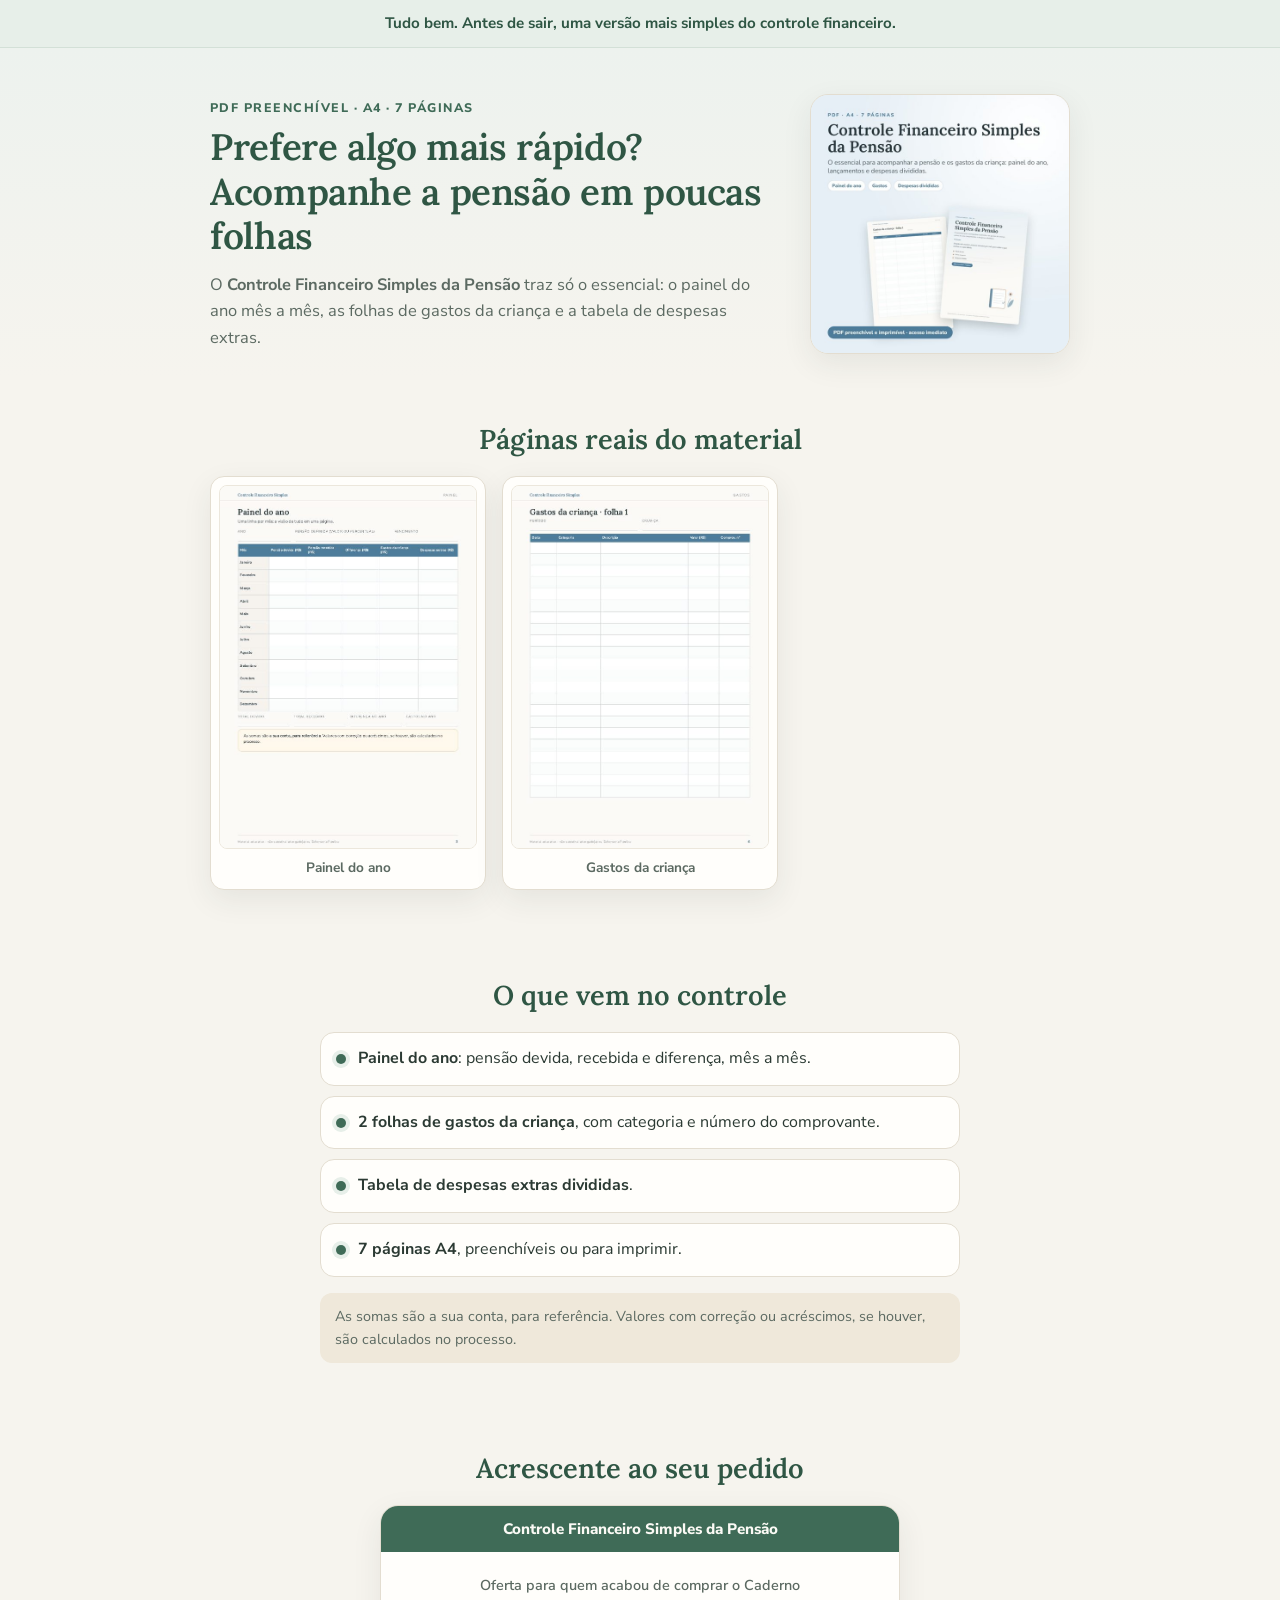
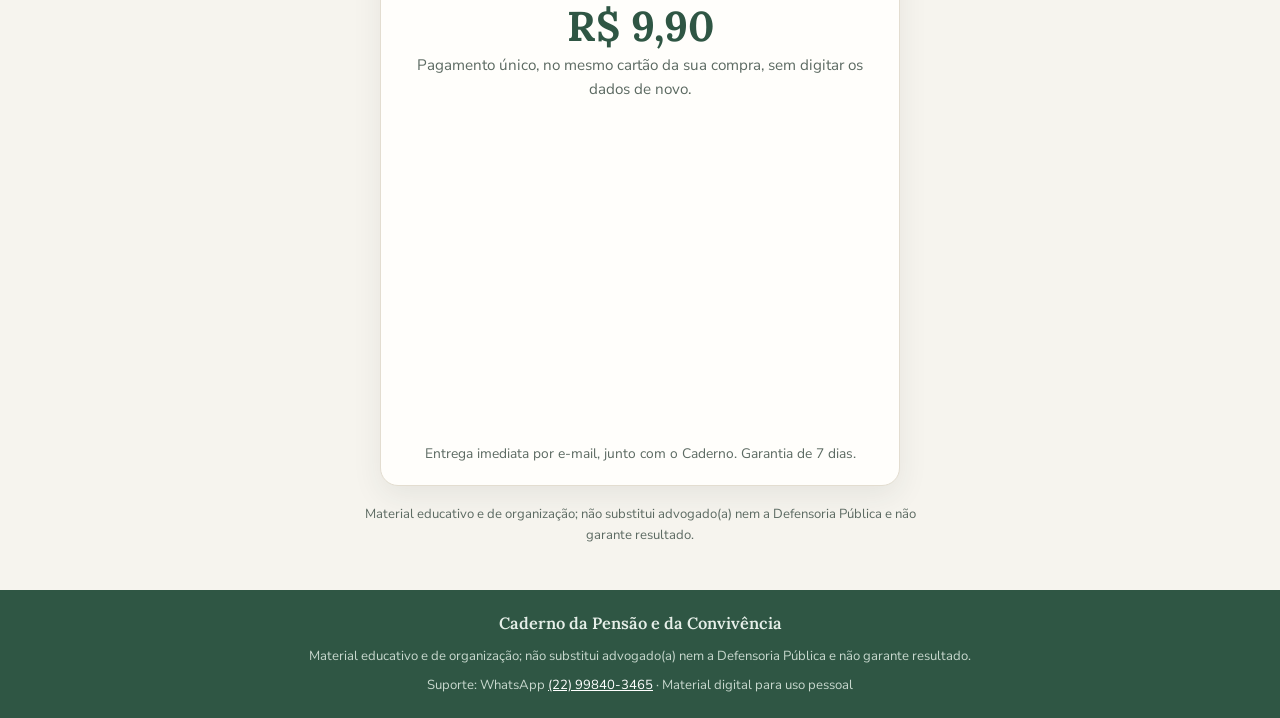
<file: downsell2.html>
<!doctype html>
<html lang="pt-BR">
<head>
  <meta charset="utf-8">
  <!-- Meta Pixel: uma inicialização e um PageView por página. Eventos de compra ficam com a Wiven. -->
  <script>
    !function(f,b,e,v,n,t,s){if(f.fbq)return;n=f.fbq=function(){n.callMethod?
    n.callMethod.apply(n,arguments):n.queue.push(arguments)};if(!f._fbq)f._fbq=n;
    n.push=n;n.loaded=!0;n.version='2.0';n.queue=[];t=b.createElement(e);t.async=!0;
    t.src=v;s=b.getElementsByTagName(e)[0];s.parentNode.insertBefore(t,s)}
    (window,document,'script','https://connect.facebook.net/en_US/fbevents.js');
    fbq('init', '1186425164337289');
    fbq('track', 'PageView');
  </script>
  <noscript><img height="1" width="1" style="display:none" alt="" src="https://www.facebook.com/tr?id=1186425164337289&ev=PageView&noscript=1"></noscript>
  <meta name="viewport" content="width=device-width, initial-scale=1">
  <meta name="theme-color" content="#3f6b57">
  <meta name="robots" content="noindex, nofollow">
  <title>Versão simples · Controle Financeiro Simples da Pensão</title>
  <meta name="description" content="O essencial para acompanhar a pensão: painel do ano, folhas de gastos da criança e despesas extras divididas. R$ 9,90.">
  <link rel="preconnect" href="https://fonts.googleapis.com">
  <link rel="preconnect" href="https://fonts.gstatic.com" crossorigin>
  <link href="https://fonts.googleapis.com/css2?family=Lora:wght@500;600;700&family=Nunito+Sans:wght@400;600;700;800&display=swap" rel="stylesheet">
  <style>
    :root {
      --bg: #f6f4ee;
      --paper: #fffefb;
      --sage: #3f6b57;
      --sage-dark: #2f5644;
      --sage-soft: #e7efe9;
      --sand: #efe8da;
      --clay: #c08a5b;
      --ink: #2b3a33;
      --muted: #5c6a62;
      --border: #e3ddd0;
      --shadow: 0 10px 30px rgba(40, 52, 45, .08);
      --radius: 18px;
      --font-title: 'Lora', Georgia, serif;
      --font-body: 'Nunito Sans', system-ui, -apple-system, 'Segoe UI', sans-serif;
    }
    *, *::before, *::after { box-sizing: border-box; }
    body { margin: 0; background: var(--bg); color: var(--ink); font-family: var(--font-body); font-size: 16px; line-height: 1.6; -webkit-font-smoothing: antialiased; }
    img { display: block; max-width: 100%; height: auto; }
    a { color: inherit; }
    a:focus-visible { outline: 3px solid var(--clay); outline-offset: 4px; }
    .container { width: min(100% - 36px, 860px); margin-inline: auto; }
    .section { padding: 32px 0; }
    .confirm-bar { background: var(--sage); color: #fbfaf5; text-align: center; padding: 13px 18px; font-weight: 700; font-size: .95rem; line-height: 1.4; }
    .confirm-bar--soft { background: var(--sage-soft); color: var(--sage-dark); border-bottom: 1px solid #d3e0d7; }
    .hero { padding: 30px 0 14px; background: linear-gradient(180deg, #edf2ee 0%, var(--bg) 100%); }
    .hero-grid { display: grid; gap: 22px; align-items: center; }
    .hero-text { text-align: center; }
    .eyebrow { margin: 0 0 8px; color: var(--sage); font-weight: 800; font-size: .78rem; letter-spacing: .12em; text-transform: uppercase; }
    .hero h1 { font: 600 clamp(1.6rem, 6.4vw, 2.3rem)/1.2 var(--font-title); color: var(--sage-dark); margin: 0 0 14px; letter-spacing: -.01em; }
    .hero-lead { margin: 0 auto; max-width: 560px; color: var(--muted); font-size: 1.03rem; }
    .cover-wrap { width: min(80%, 300px); margin: 0 auto; border-radius: var(--radius); overflow: hidden; box-shadow: var(--shadow); border: 1px solid var(--border); }
    .section-title { font: 600 clamp(1.3rem, 5vw, 1.7rem)/1.25 var(--font-title); color: var(--sage-dark); text-align: center; margin: 0 0 20px; }
    .gallery-grid { display: grid; grid-template-columns: repeat(2, minmax(0, 1fr)); gap: 12px; }
    .gallery-item { margin: 0; background: var(--paper); border: 1px solid var(--border); border-radius: 14px; padding: 8px; box-shadow: var(--shadow); }
    .gallery-item img { border-radius: 8px; border: 1px solid #ece7dc; }
    .gallery-item figcaption { text-align: center; font-size: .85rem; font-weight: 700; color: var(--muted); padding: 8px 4px 2px; }
    .includes { list-style: none; margin: 0 auto; padding: 0; max-width: 640px; display: grid; gap: 10px; }
    .includes li { display: flex; gap: 12px; align-items: flex-start; background: var(--paper); border: 1px solid var(--border); border-radius: 14px; padding: 13px 15px; }
    .includes .dot { flex: 0 0 10px; width: 10px; height: 10px; margin-top: 8px; border-radius: 50%; background: var(--sage); box-shadow: 0 0 0 4px var(--sage-soft); }
    .includes p { margin: 0; }
    .note { max-width: 640px; margin: 16px auto 0; font-size: .9rem; color: var(--muted); background: var(--sand); border-radius: 12px; padding: 12px 15px; }
    .price-card { max-width: 520px; margin: 0 auto; background: var(--paper); border: 1px solid var(--border); border-radius: var(--radius); overflow: hidden; box-shadow: var(--shadow); }
    .price-bar { background: var(--sage); color: #fbfaf5; text-align: center; font-weight: 800; padding: 11px 16px; font-size: .95rem; }
    .price-content { padding: 22px 20px 20px; text-align: center; }
    .price-overline { margin: 0; color: var(--muted); font-size: .9rem; font-weight: 600; }
    .price-value { margin: 6px 0 4px; font: 700 2.6rem/1.1 var(--font-title); color: var(--sage-dark); }
    .price-description { margin: 0 0 6px; color: var(--muted); font-size: .95rem; }
    .wiven-embed { width: 100%; min-height: 280px; height: 320px; margin: 8px 0 14px; }
    .wiven-embed iframe { width: 100%; height: 100%; min-height: 280px; border: 0; background: transparent; }
    .wiven-embed--placeholder { min-height: 0; height: 0; margin: 0; }
    .guarantee-note { margin: 0; font-size: .86rem; color: var(--muted); }
    .disclaimer { max-width: 560px; margin: 18px auto 0; text-align: center; font-size: .82rem; color: var(--muted); }
    .thanks-card { max-width: 555px; margin: 8px auto 0; background: var(--paper); border: 1px solid var(--border); border-radius: var(--radius); box-shadow: var(--shadow); padding: 30px 22px; text-align: center; }
    .thanks-icon { display: grid; place-items: center; width: 64px; height: 64px; margin: 0 auto 16px; border-radius: 50%; background: var(--sage-soft); color: var(--sage); font-size: 1.9rem; font-weight: 800; }
    .thanks-card h1 { font: 600 clamp(1.6rem, 6vw, 2.2rem)/1.2 var(--font-title); color: var(--sage-dark); margin: 0 0 14px; }
    .thanks-card p { margin: 0 0 12px; color: var(--muted); }
    .wa-link { display: inline-flex; align-items: center; justify-content: center; margin-top: 6px; color: var(--sage); font-weight: 800; text-decoration: none; border: 1.5px solid var(--sage); border-radius: 12px; padding: 12px 18px; min-height: 48px; }
    .wa-link:hover { background: var(--sage-soft); }
    .embed-slot { max-width: 555px; margin: 24px auto 0; }
    .footer { background: var(--sage-dark); color: #e6efe9; padding: 22px 0; text-align: center; }
    .footer strong { font: 600 1.02rem var(--font-title); }
    .footer p { color: #c8d8ce; font-size: .82rem; margin: 8px 0 0; }
    .footer a { color: #fff; }
    @media (min-width: 620px) {
      .container { width: min(100% - 56px, 860px); }
      .section { padding: 44px 0; }
      .hero { padding: 46px 0 24px; }
      .hero-grid { grid-template-columns: minmax(0, 1.2fr) 260px; gap: 36px; }
      .hero-text { text-align: left; }
      .hero-lead { margin-left: 0; }
      .cover-wrap { width: 260px; margin: 0; }
      .gallery-grid { grid-template-columns: repeat(3, minmax(0, 1fr)); gap: 16px; }
    }

  </style>
</head>

<body>
  <div class="confirm-bar confirm-bar--soft">Tudo bem. Antes de sair, uma versão mais simples do controle financeiro.</div>

  <main>
    <section class="hero">
      <div class="container hero-grid">
        <div class="hero-text">
          <p class="eyebrow">PDF preenchível · A4 · 7 páginas</p>
          <h1>Prefere algo mais rápido? Acompanhe a pensão em poucas folhas</h1>
          <p class="hero-lead">O <strong>Controle Financeiro Simples da Pensão</strong> traz só o essencial: o painel do ano mês a mês, as folhas de gastos da criança e a tabela de despesas extras.</p>
        </div>
        <div class="cover-wrap">
          <img src="assets/capa-controle-financeiro-simples.jpg" width="600" height="600" alt="Capa: Controle Financeiro Simples da Pensão">
        </div>
      </div>
    </section>

    <section class="section gallery" aria-labelledby="g-title">
      <div class="container">
        <h2 class="section-title" id="g-title">Páginas reais do material</h2>
        <div class="gallery-grid">
          <figure class="gallery-item">
            <img src="assets/simples-painel.jpg" width="579" height="819" loading="lazy" alt="Página Painel do ano">
            <figcaption>Painel do ano</figcaption>
          </figure>
          <figure class="gallery-item">
            <img src="assets/simples-gastos.jpg" width="579" height="819" loading="lazy" alt="Página Gastos da criança">
            <figcaption>Gastos da criança</figcaption>
          </figure>
        </div>
      </div>
    </section>

    <section class="section" aria-labelledby="i-title">
      <div class="container">
        <h2 class="section-title" id="i-title">O que vem no controle</h2>
        <ul class="includes">
          <li><span class="dot" aria-hidden="true"></span><p><strong>Painel do ano</strong>: pensão devida, recebida e diferença, mês a mês.</p></li>
          <li><span class="dot" aria-hidden="true"></span><p><strong>2 folhas de gastos da criança</strong>, com categoria e número do comprovante.</p></li>
          <li><span class="dot" aria-hidden="true"></span><p><strong>Tabela de despesas extras divididas</strong>.</p></li>
          <li><span class="dot" aria-hidden="true"></span><p><strong>7 páginas A4</strong>, preenchíveis ou para imprimir.</p></li>
        </ul>
        <p class="note">As somas são a sua conta, para referência. Valores com correção ou acréscimos, se houver, são calculados no processo.</p>
      </div>
    </section>

    <section class="section pricing" aria-labelledby="p-title">
      <div class="container">
        <h2 class="section-title" id="p-title">Acrescente ao seu pedido</h2>
        <div class="price-card">
          <div class="price-bar">Controle Financeiro Simples da Pensão</div>
          <div class="price-content">
            <p class="price-overline">Oferta para quem acabou de comprar o Caderno</p>
            <p class="price-value">R$ 9,90</p>
            <p class="price-description">Pagamento único, no mesmo cartão da sua compra, sem digitar os dados de novo.</p>
          <div class="wiven-embed">
            <iframe
              id="product-funnel-cmwr1cglm0hap01olf87jft2u"
              src="https://checkout.wiven.com.br/ext/funnel/cmwr1cglm0hap01olf87jft2u"
              width="100%" height="100%"
              frameborder="0" allowtransparency="true" allow="payment *">
            </iframe>
          </div>
            <p class="guarantee-note">Entrega imediata por e-mail, junto com o Caderno. Garantia de 7 dias.</p>
          </div>
        </div>
        <p class="disclaimer">Material educativo e de organização; não substitui advogado(a) nem a Defensoria Pública e não garante resultado.</p>
      </div>
    </section>
  </main>

  <footer class="footer">
    <div class="container">
      <strong>Caderno da Pensão e da Convivência</strong>
      <p>Material educativo e de organização; não substitui advogado(a) nem a Defensoria Pública e não garante resultado.</p>
      <p>Suporte: WhatsApp <a href="https://wa.me/5522998403465" rel="noopener noreferrer">(22) 99840-3465</a> · Material digital para uso pessoal</p>
    </div>
  </footer>
  <script src="https://app.wiven.com.br/scripts/product-funnel.js"></script>
</body>
</html>
</file>
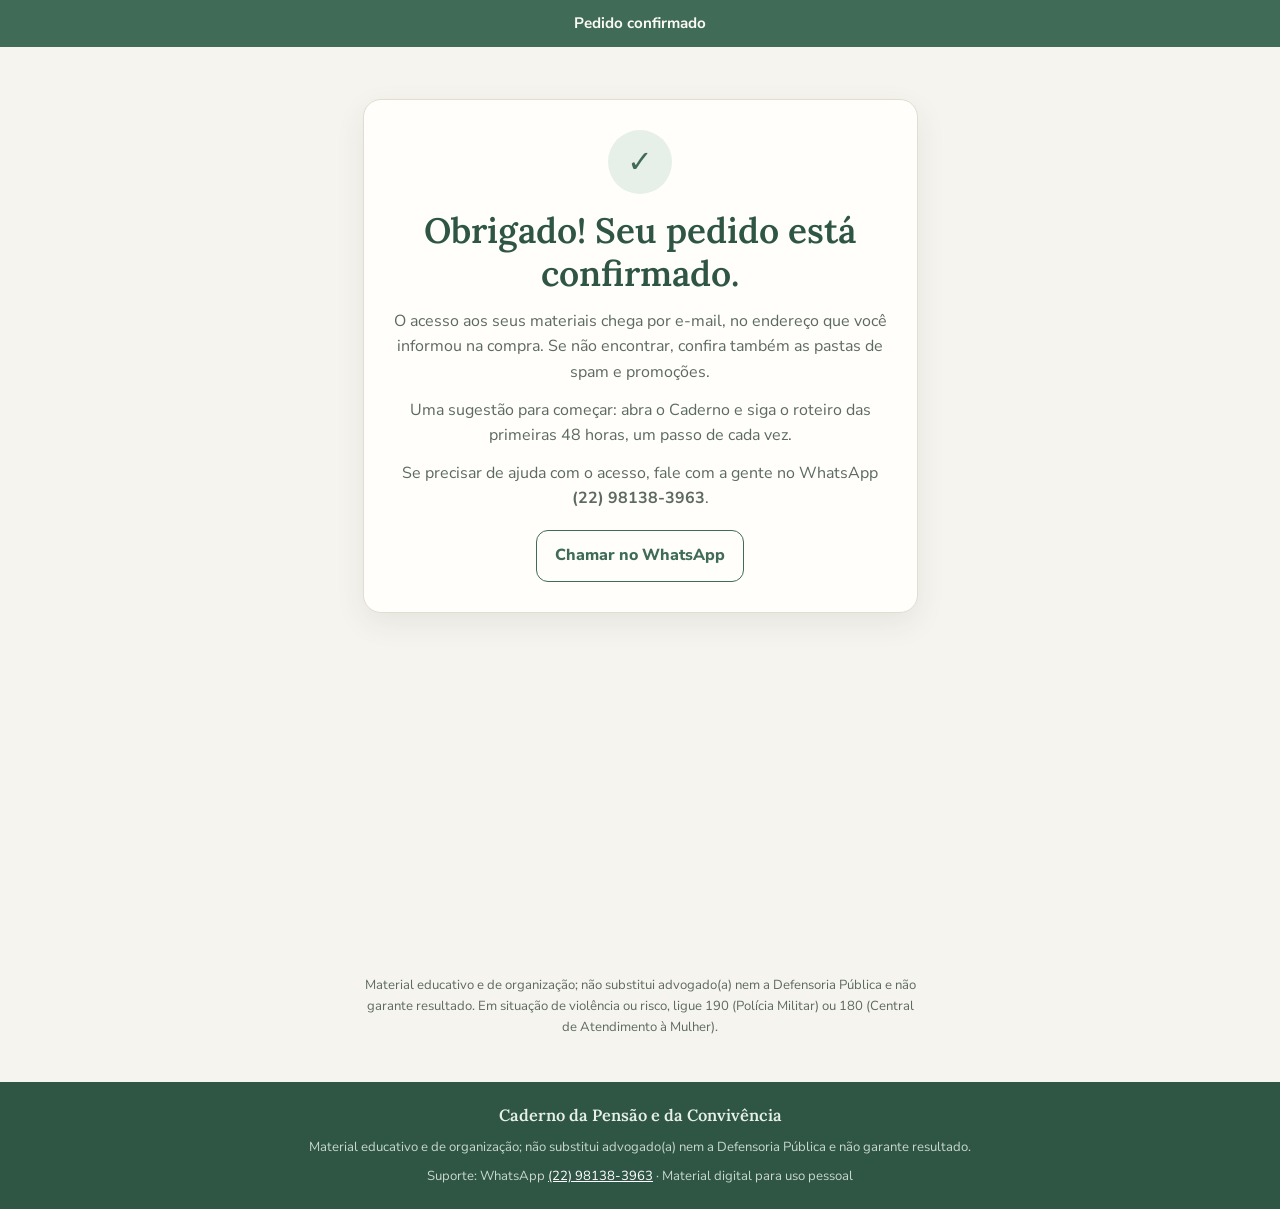
<file: obrigado.html>
<!doctype html>
<html lang="pt-BR">
<head>
  <meta charset="utf-8">
  <!-- Meta Pixel: uma inicialização e um PageView por página. Eventos de compra ficam com a Wiven. -->
  <script>
    !function(f,b,e,v,n,t,s){if(f.fbq)return;n=f.fbq=function(){n.callMethod?
    n.callMethod.apply(n,arguments):n.queue.push(arguments)};if(!f._fbq)f._fbq=n;
    n.push=n;n.loaded=!0;n.version='2.0';n.queue=[];t=b.createElement(e);t.async=!0;
    t.src=v;s=b.getElementsByTagName(e)[0];s.parentNode.insertBefore(t,s)}
    (window,document,'script','https://connect.facebook.net/en_US/fbevents.js');
    fbq('init', '1186425164337289');
    fbq('track', 'PageView');
  </script>
  <noscript><img height="1" width="1" style="display:none" alt="" src="https://www.facebook.com/tr?id=1186425164337289&ev=PageView&noscript=1"></noscript>
  <meta name="viewport" content="width=device-width, initial-scale=1">
  <meta name="theme-color" content="#3f6b57">
  <meta name="robots" content="noindex, nofollow">
  <title>Pedido confirmado · Caderno da Pensão e da Convivência</title>
  <meta name="description" content="Seu pedido está confirmado. O acesso chega por e-mail.">
  <link rel="preconnect" href="https://fonts.googleapis.com">
  <link rel="preconnect" href="https://fonts.gstatic.com" crossorigin>
  <link href="https://fonts.googleapis.com/css2?family=Lora:wght@500;600;700&family=Nunito+Sans:wght@400;600;700;800&display=swap" rel="stylesheet">
  <style>
    :root {
      --bg: #f6f4ee;
      --paper: #fffefb;
      --sage: #3f6b57;
      --sage-dark: #2f5644;
      --sage-soft: #e7efe9;
      --sand: #efe8da;
      --clay: #c08a5b;
      --ink: #2b3a33;
      --muted: #5c6a62;
      --border: #e3ddd0;
      --shadow: 0 10px 30px rgba(40, 52, 45, .08);
      --radius: 18px;
      --font-title: 'Lora', Georgia, serif;
      --font-body: 'Nunito Sans', system-ui, -apple-system, 'Segoe UI', sans-serif;
    }
    *, *::before, *::after { box-sizing: border-box; }
    body { margin: 0; background: var(--bg); color: var(--ink); font-family: var(--font-body); font-size: 16px; line-height: 1.6; -webkit-font-smoothing: antialiased; }
    img { display: block; max-width: 100%; height: auto; }
    a { color: inherit; }
    a:focus-visible { outline: 3px solid var(--clay); outline-offset: 4px; }
    .container { width: min(100% - 36px, 860px); margin-inline: auto; }
    .section { padding: 32px 0; }
    .confirm-bar { background: var(--sage); color: #fbfaf5; text-align: center; padding: 13px 18px; font-weight: 700; font-size: .95rem; line-height: 1.4; }
    .confirm-bar--soft { background: var(--sage-soft); color: var(--sage-dark); border-bottom: 1px solid #d3e0d7; }
    .hero { padding: 30px 0 14px; background: linear-gradient(180deg, #edf2ee 0%, var(--bg) 100%); }
    .hero-grid { display: grid; gap: 22px; align-items: center; }
    .hero-text { text-align: center; }
    .eyebrow { margin: 0 0 8px; color: var(--sage); font-weight: 800; font-size: .78rem; letter-spacing: .12em; text-transform: uppercase; }
    .hero h1 { font: 600 clamp(1.6rem, 6.4vw, 2.3rem)/1.2 var(--font-title); color: var(--sage-dark); margin: 0 0 14px; letter-spacing: -.01em; }
    .hero-lead { margin: 0 auto; max-width: 560px; color: var(--muted); font-size: 1.03rem; }
    .cover-wrap { width: min(80%, 300px); margin: 0 auto; border-radius: var(--radius); overflow: hidden; box-shadow: var(--shadow); border: 1px solid var(--border); }
    .section-title { font: 600 clamp(1.3rem, 5vw, 1.7rem)/1.25 var(--font-title); color: var(--sage-dark); text-align: center; margin: 0 0 20px; }
    .gallery-grid { display: grid; grid-template-columns: repeat(2, minmax(0, 1fr)); gap: 12px; }
    .gallery-item { margin: 0; background: var(--paper); border: 1px solid var(--border); border-radius: 14px; padding: 8px; box-shadow: var(--shadow); }
    .gallery-item img { border-radius: 8px; border: 1px solid #ece7dc; }
    .gallery-item figcaption { text-align: center; font-size: .85rem; font-weight: 700; color: var(--muted); padding: 8px 4px 2px; }
    .includes { list-style: none; margin: 0 auto; padding: 0; max-width: 640px; display: grid; gap: 10px; }
    .includes li { display: flex; gap: 12px; align-items: flex-start; background: var(--paper); border: 1px solid var(--border); border-radius: 14px; padding: 13px 15px; }
    .includes .dot { flex: 0 0 10px; width: 10px; height: 10px; margin-top: 8px; border-radius: 50%; background: var(--sage); box-shadow: 0 0 0 4px var(--sage-soft); }
    .includes p { margin: 0; }
    .note { max-width: 640px; margin: 16px auto 0; font-size: .9rem; color: var(--muted); background: var(--sand); border-radius: 12px; padding: 12px 15px; }
    .price-card { max-width: 520px; margin: 0 auto; background: var(--paper); border: 1px solid var(--border); border-radius: var(--radius); overflow: hidden; box-shadow: var(--shadow); }
    .price-bar { background: var(--sage); color: #fbfaf5; text-align: center; font-weight: 800; padding: 11px 16px; font-size: .95rem; }
    .price-content { padding: 22px 20px 20px; text-align: center; }
    .price-overline { margin: 0; color: var(--muted); font-size: .9rem; font-weight: 600; }
    .price-value { margin: 6px 0 4px; font: 700 2.6rem/1.1 var(--font-title); color: var(--sage-dark); }
    .price-description { margin: 0 0 6px; color: var(--muted); font-size: .95rem; }
    .wiven-embed { width: 100%; min-height: 280px; height: 320px; margin: 8px 0 14px; }
    .wiven-embed iframe { width: 100%; height: 100%; min-height: 280px; border: 0; background: transparent; }
    .wiven-embed--placeholder { min-height: 0; height: 0; margin: 0; }
    .guarantee-note { margin: 0; font-size: .86rem; color: var(--muted); }
    .disclaimer { max-width: 560px; margin: 18px auto 0; text-align: center; font-size: .82rem; color: var(--muted); }
    .thanks-card { max-width: 555px; margin: 8px auto 0; background: var(--paper); border: 1px solid var(--border); border-radius: var(--radius); box-shadow: var(--shadow); padding: 30px 22px; text-align: center; }
    .thanks-icon { display: grid; place-items: center; width: 64px; height: 64px; margin: 0 auto 16px; border-radius: 50%; background: var(--sage-soft); color: var(--sage); font-size: 1.9rem; font-weight: 800; }
    .thanks-card h1 { font: 600 clamp(1.6rem, 6vw, 2.2rem)/1.2 var(--font-title); color: var(--sage-dark); margin: 0 0 14px; }
    .thanks-card p { margin: 0 0 12px; color: var(--muted); }
    .wa-link { display: inline-flex; align-items: center; justify-content: center; margin-top: 6px; color: var(--sage); font-weight: 800; text-decoration: none; border: 1.5px solid var(--sage); border-radius: 12px; padding: 12px 18px; min-height: 48px; }
    .wa-link:hover { background: var(--sage-soft); }
    .embed-slot { max-width: 555px; margin: 24px auto 0; }
    .footer { background: var(--sage-dark); color: #e6efe9; padding: 22px 0; text-align: center; }
    .footer strong { font: 600 1.02rem var(--font-title); }
    .footer p { color: #c8d8ce; font-size: .82rem; margin: 8px 0 0; }
    .footer a { color: #fff; }
    @media (min-width: 620px) {
      .container { width: min(100% - 56px, 860px); }
      .section { padding: 44px 0; }
      .hero { padding: 46px 0 24px; }
      .hero-grid { grid-template-columns: minmax(0, 1.2fr) 260px; gap: 36px; }
      .hero-text { text-align: left; }
      .hero-lead { margin-left: 0; }
      .cover-wrap { width: 260px; margin: 0; }
      .gallery-grid { grid-template-columns: repeat(3, minmax(0, 1fr)); gap: 16px; }
    }

  </style>
</head>

<body>
  <div class="confirm-bar">Pedido confirmado</div>

  <main>
    <section class="section">
      <div class="container">
        <div class="thanks-card">
          <div class="thanks-icon" aria-hidden="true">✓</div>
          <h1>Obrigado! Seu pedido está confirmado.</h1>
          <p>O acesso aos seus materiais chega por e-mail, no endereço que você informou na compra. Se não encontrar, confira também as pastas de spam e promoções.</p>
          <p>Uma sugestão para começar: abra o Caderno e siga o roteiro das primeiras 48 horas, um passo de cada vez.</p>
          <p>Se precisar de ajuda com o acesso, fale com a gente no WhatsApp <strong>(22) 98138-3963</strong>.</p>
          <a class="wa-link" href="https://wa.me/5522981383963" rel="noopener noreferrer">Chamar no WhatsApp</a>
        </div>

        <div class="embed-slot">
          <div class="wiven-embed">
            <iframe
              id="product-funnel-cmwr1cglm0hap01olf87jft2u"
              src="https://checkout.wiven.com.br/ext/funnel/cmwr1cglm0hap01olf87jft2u"
              width="100%" height="100%"
              frameborder="0" allowtransparency="true" allow="payment *">
            </iframe>
          </div>
        </div>

        <p class="disclaimer">Material educativo e de organização; não substitui advogado(a) nem a Defensoria Pública e não garante resultado. Em situação de violência ou risco, ligue 190 (Polícia Militar) ou 180 (Central de Atendimento à Mulher).</p>
      </div>
    </section>
  </main>

  <footer class="footer">
    <div class="container">
      <strong>Caderno da Pensão e da Convivência</strong>
      <p>Material educativo e de organização; não substitui advogado(a) nem a Defensoria Pública e não garante resultado.</p>
      <p>Suporte: WhatsApp <a href="https://wa.me/5522981383963" rel="noopener noreferrer">(22) 98138-3963</a> · Material digital para uso pessoal</p>
    </div>
  </footer>
  <script src="https://app.wiven.com.br/scripts/product-funnel.js"></script>
</body>
</html>
</file>
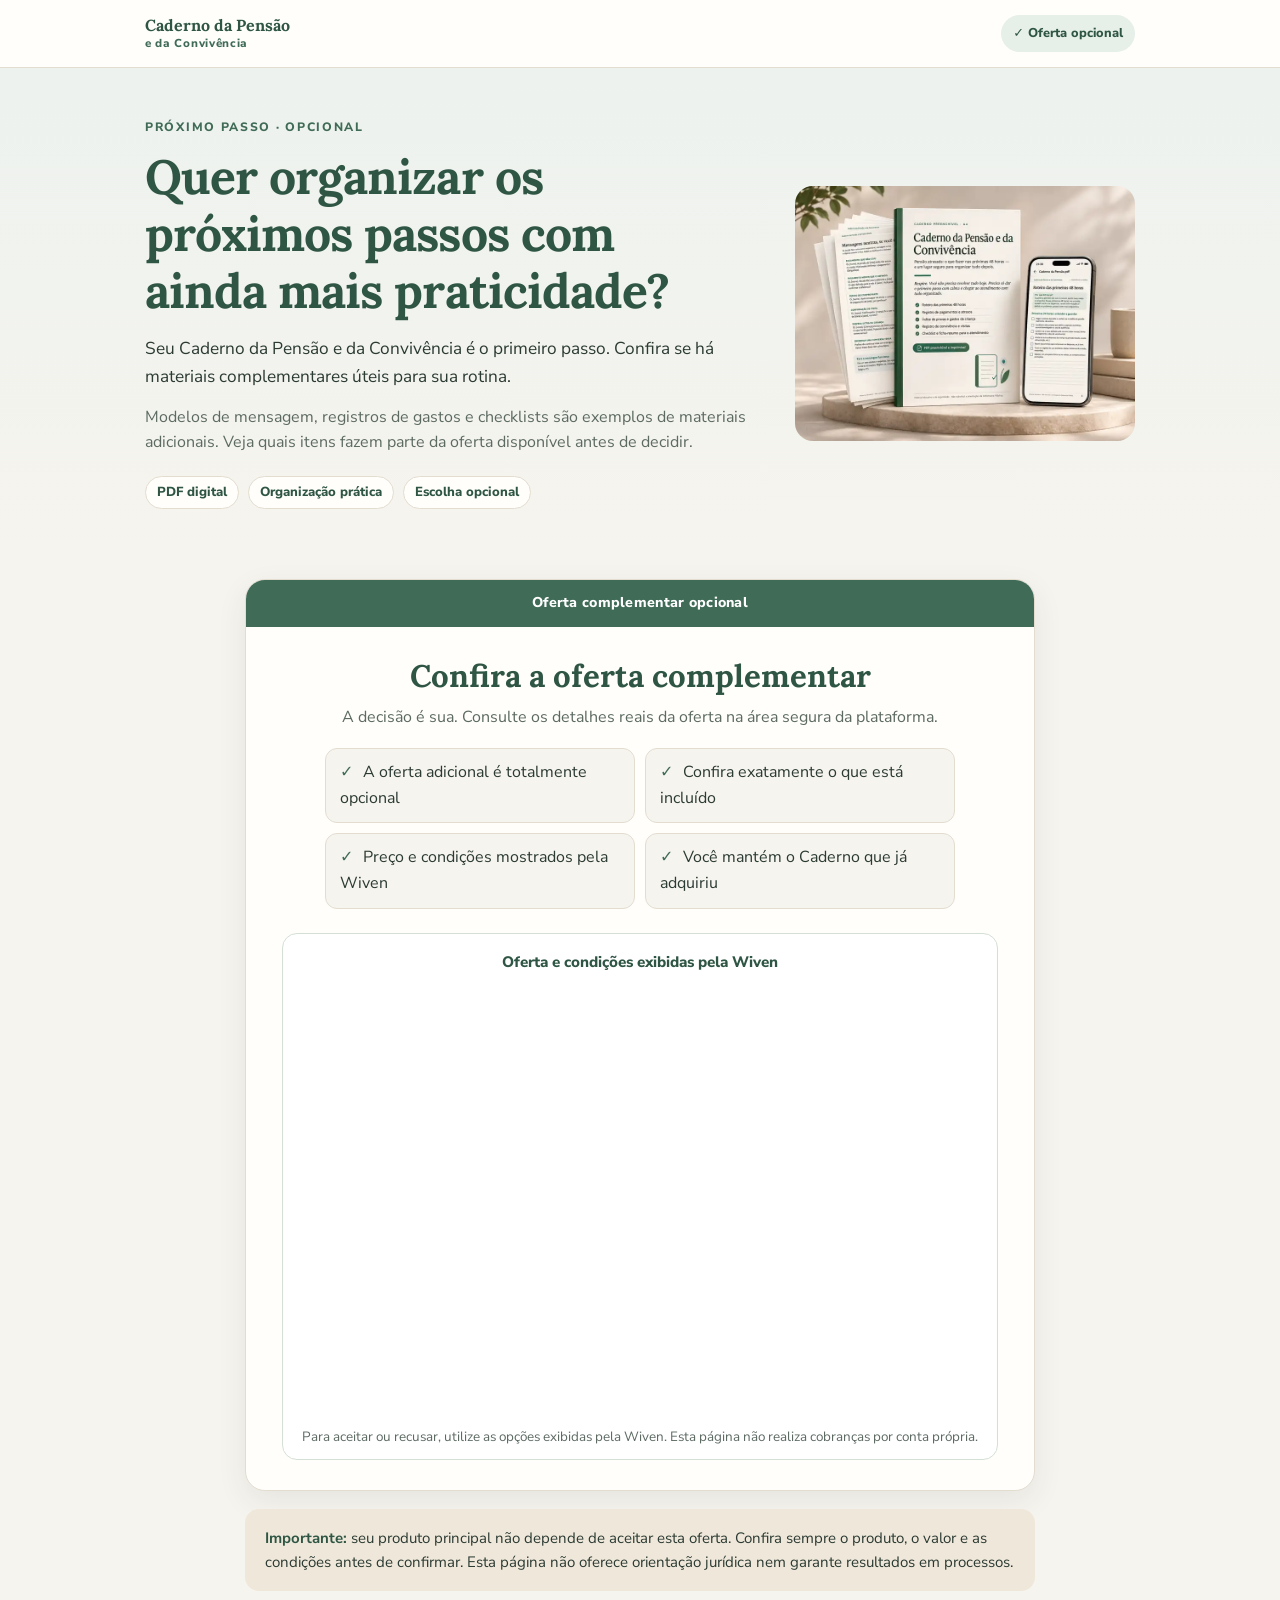
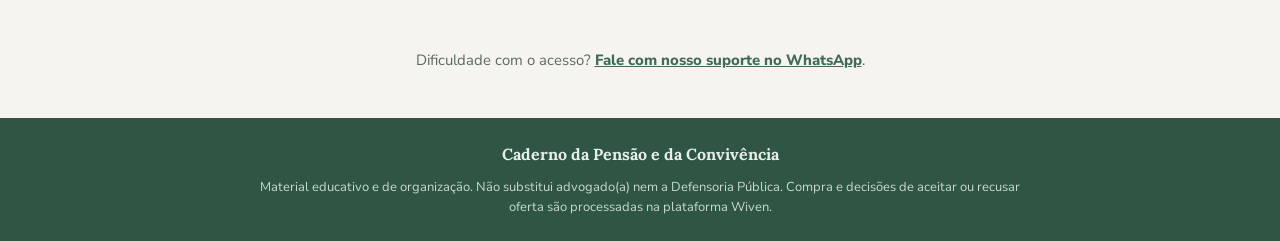
<file: upsell.html>
<!doctype html>
<html lang="pt-BR">
<head>
  <meta charset="utf-8">
  <meta name="viewport" content="width=device-width,initial-scale=1">
  <meta name="theme-color" content="#2f5644">
  <meta name="robots" content="noindex,nofollow">
  <meta name="description" content="Etapa opcional após a compra do Caderno da Pensão e da Convivência. Confira a oferta e as condições diretamente na Wiven.">
  <title>Oferta complementar opcional · Caderno da Pensão e da Convivência</title>
  <link rel="preconnect" href="https://fonts.googleapis.com">
  <link rel="preconnect" href="https://fonts.gstatic.com" crossorigin>
  <link href="https://fonts.googleapis.com/css2?family=Lora:wght@500;600;700&family=Nunito+Sans:wght@400;600;700;800&display=swap" rel="stylesheet">
  <link rel="stylesheet" href="funnel-pages.css">
  <!-- Meta Pixel: PageView e UpsellView (evento personalizado). Purchase apenas na Wiven. -->
  <script>
    !function(f,b,e,v,n,t,s){if(f.fbq)return;n=f.fbq=function(){n.callMethod?
    n.callMethod.apply(n,arguments):n.queue.push(arguments)};if(!f._fbq)f._fbq=n;
    n.push=n;n.loaded=!0;n.version='2.0';n.queue=[];t=b.createElement(e);t.async=!0;
    t.src=v;s=b.getElementsByTagName(e)[0];s.parentNode.insertBefore(t,s)}
    (window,document,'script','https://connect.facebook.net/en_US/fbevents.js');
    fbq('init','1186425164337289');
    fbq('track','PageView');
    // Evento personalizado para identificar a etapa do funil sem gerar uma compra.
    fbq('trackCustom', 'UpsellView', {
      funnel_stage: 'upsell',
      product: 'Caderno da Pensao e da Convivencia'
    });
  </script>
  <noscript><img height="1" width="1" style="display:none" alt="" src="https://www.facebook.com/tr?id=1186425164337289&amp;ev=PageView&amp;noscript=1"></noscript>
</head>
<body>
  <header><div class="container header-inner">
    <a class="logo" href="index.html">Caderno da Pensão<span>e da Convivência</span></a>
    <span class="secure" aria-label="Oferta opcional">✓ Oferta opcional</span>
  </div></header>
  <main>
    <section class="hero">
      <div class="container hero-grid">
        <div>
          <p class="eyebrow">PRÓXIMO PASSO · OPCIONAL</p>
          <h1>Quer organizar os próximos passos com ainda mais praticidade?</h1>
          <p class="lead">Seu Caderno da Pensão e da Convivência é o primeiro passo. Confira se há materiais complementares úteis para sua rotina.</p>
          <p class="sub">Modelos de mensagem, registros de gastos e checklists são exemplos de materiais adicionais. Veja quais itens fazem parte da oferta disponível antes de decidir.</p>
          <ul class="chips"><li>PDF digital</li><li>Organização prática</li><li>Escolha opcional</li></ul>
        </div>
        <figure class="visual"><img src="assets/mockup-hero-premium.webp" alt="Caderno da Pensão e da Convivência em versão impressa e digital" width="800" height="600" loading="eager" decoding="async"></figure>
      </div>
    </section>
    <section class="offer">
      <div class="container">
        <div class="card">
          <div class="card-band">Oferta complementar opcional</div>
          <div class="card-body">
            <h2>Confira a oferta complementar</h2>
            <p class="card-intro">A decisão é sua. Consulte os detalhes reais da oferta na área segura da plataforma.</p>
            <ul class="details"><li>A oferta adicional é totalmente opcional</li><li>Confira exatamente o que está incluído</li><li>Preço e condições mostrados pela Wiven</li><li>Você mantém o Caderno que já adquiriu</li></ul>
            <div class="wiven-wrap">
              <p class="wiven-title">Oferta e condições exibidas pela Wiven</p>
              <div class="wiven-embed">
                <iframe id="product-funnel-cmwr1cglm0hap01olf87jft2u"
                  src="https://checkout.wiven.com.br/ext/funnel/cmwr1cglm0hap01olf87jft2u"
                  title="Oferta opcional do funil Wiven" width="100%" height="100%"
                  frameborder="0" allowtransparency="true" allow="payment *"></iframe>
              </div>
              <p class="helper">Para aceitar ou recusar, utilize as opções exibidas pela Wiven. Esta página não realiza cobranças por conta própria.</p>
            </div>
          </div>
        </div>
        <aside class="note"><strong>Importante:</strong> seu produto principal não depende de aceitar esta oferta. Confira sempre o produto, o valor e as condições antes de confirmar. Esta página não oferece orientação jurídica nem garante resultados em processos.</aside>
      </div>
    </section>
    <div class="container support">Dificuldade com o acesso? <a href="https://wa.me/5522981383963" rel="noopener noreferrer">Fale com nosso suporte no WhatsApp</a>.</div>
  </main>
  <footer><strong>Caderno da Pensão e da Convivência</strong><p>Material educativo e de organização. Não substitui advogado(a) nem a Defensoria Pública. Compra e decisões de aceitar ou recusar oferta são processadas na plataforma Wiven.</p></footer>
  <script src="https://app.wiven.com.br/scripts/product-funnel.js"></script>
</body>
</html>
</file>
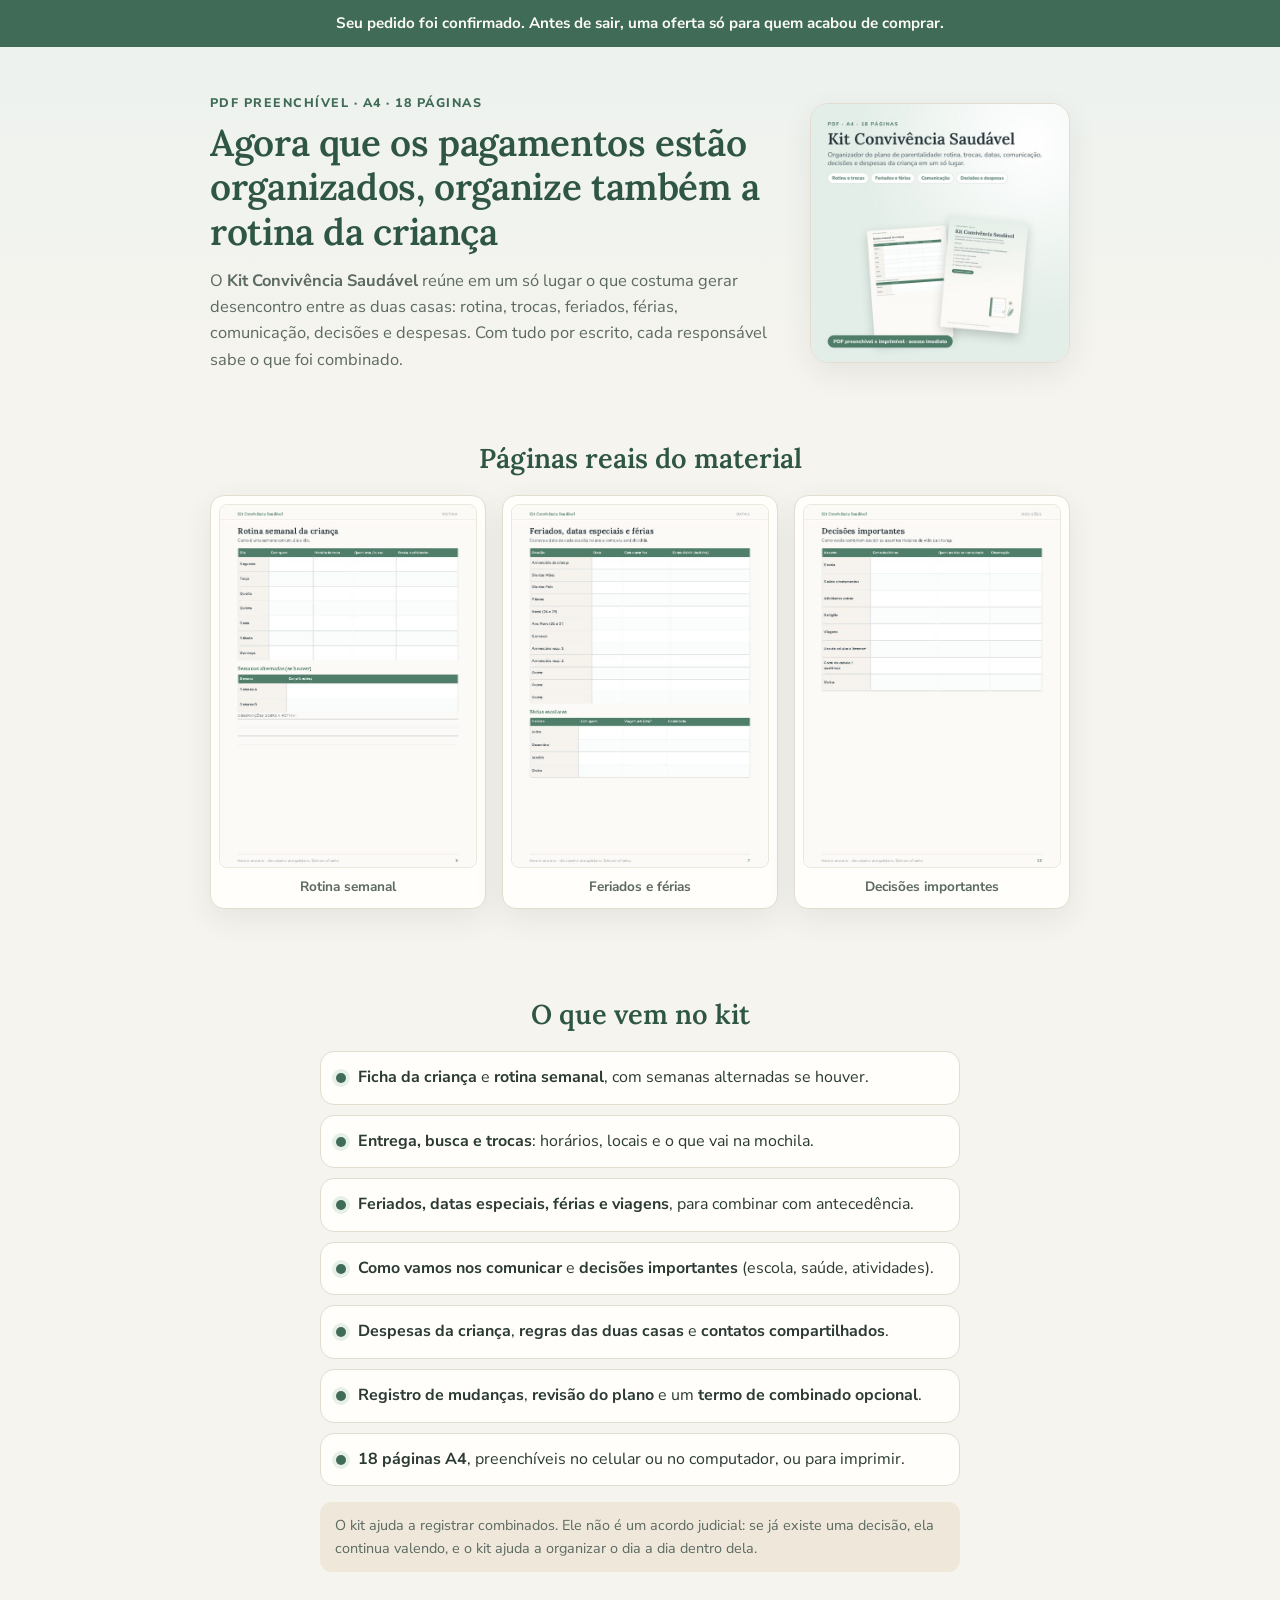
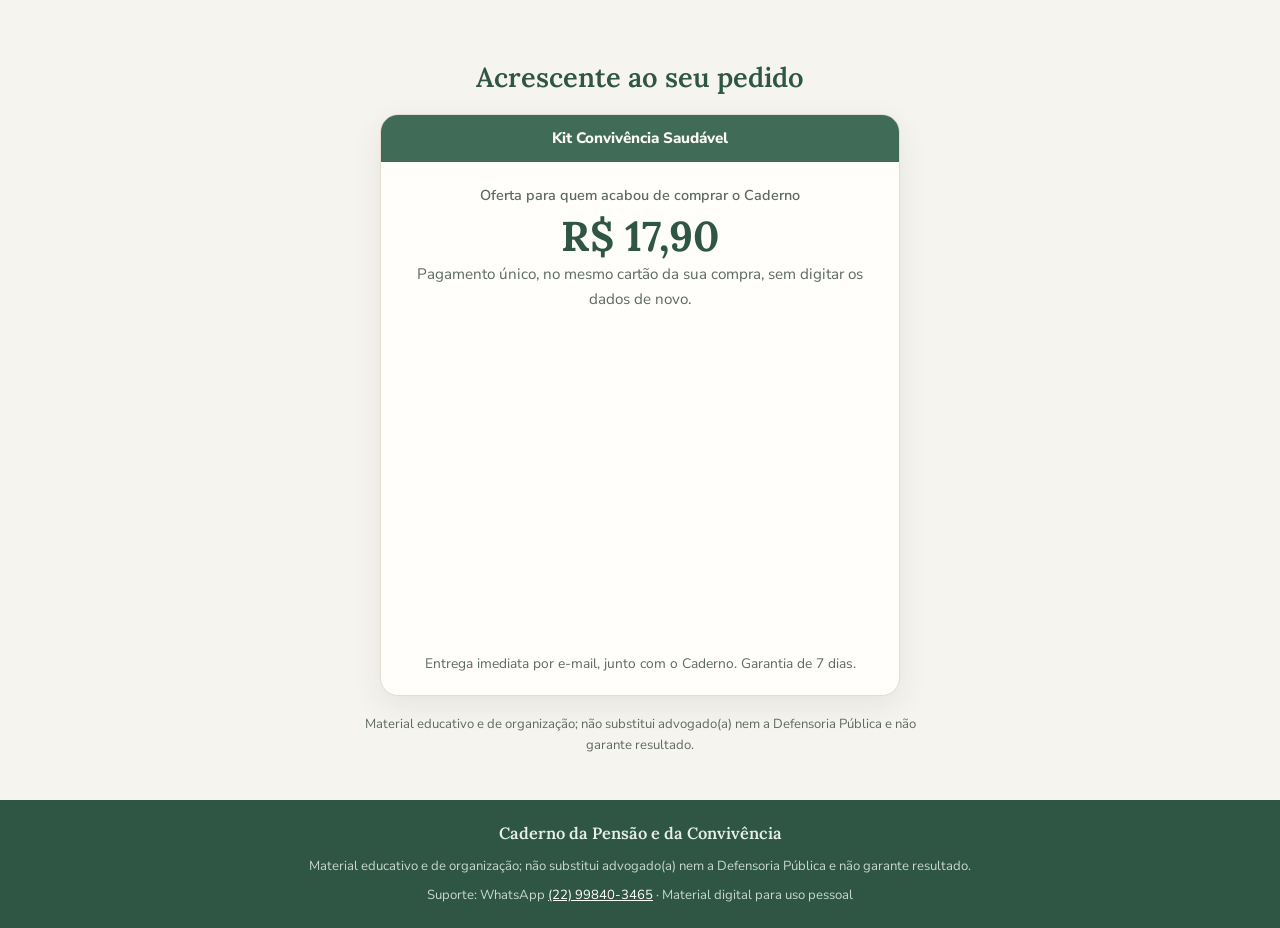
<file: upsell1.html>
<!doctype html>
<html lang="pt-BR">
<head>
  <meta charset="utf-8">
  <!-- Meta Pixel: uma inicialização e um PageView por página. Eventos de compra ficam com a Wiven. -->
  <script>
    !function(f,b,e,v,n,t,s){if(f.fbq)return;n=f.fbq=function(){n.callMethod?
    n.callMethod.apply(n,arguments):n.queue.push(arguments)};if(!f._fbq)f._fbq=n;
    n.push=n;n.loaded=!0;n.version='2.0';n.queue=[];t=b.createElement(e);t.async=!0;
    t.src=v;s=b.getElementsByTagName(e)[0];s.parentNode.insertBefore(t,s)}
    (window,document,'script','https://connect.facebook.net/en_US/fbevents.js');
    fbq('init', '1186425164337289');
    fbq('track', 'PageView');
  </script>
  <noscript><img height="1" width="1" style="display:none" alt="" src="https://www.facebook.com/tr?id=1186425164337289&ev=PageView&noscript=1"></noscript>
  <meta name="viewport" content="width=device-width, initial-scale=1">
  <meta name="theme-color" content="#3f6b57">
  <meta name="robots" content="noindex, nofollow">
  <title>Oferta especial · Kit Convivência Saudável</title>
  <meta name="description" content="Oferta para quem comprou o Caderno da Pensão: Kit Convivência Saudável, organizador do plano de parentalidade em PDF. R$ 17,90.">
  <link rel="preconnect" href="https://fonts.googleapis.com">
  <link rel="preconnect" href="https://fonts.gstatic.com" crossorigin>
  <link href="https://fonts.googleapis.com/css2?family=Lora:wght@500;600;700&family=Nunito+Sans:wght@400;600;700;800&display=swap" rel="stylesheet">
  <style>
    :root {
      --bg: #f6f4ee;
      --paper: #fffefb;
      --sage: #3f6b57;
      --sage-dark: #2f5644;
      --sage-soft: #e7efe9;
      --sand: #efe8da;
      --clay: #c08a5b;
      --ink: #2b3a33;
      --muted: #5c6a62;
      --border: #e3ddd0;
      --shadow: 0 10px 30px rgba(40, 52, 45, .08);
      --radius: 18px;
      --font-title: 'Lora', Georgia, serif;
      --font-body: 'Nunito Sans', system-ui, -apple-system, 'Segoe UI', sans-serif;
    }
    *, *::before, *::after { box-sizing: border-box; }
    body { margin: 0; background: var(--bg); color: var(--ink); font-family: var(--font-body); font-size: 16px; line-height: 1.6; -webkit-font-smoothing: antialiased; }
    img { display: block; max-width: 100%; height: auto; }
    a { color: inherit; }
    a:focus-visible { outline: 3px solid var(--clay); outline-offset: 4px; }
    .container { width: min(100% - 36px, 860px); margin-inline: auto; }
    .section { padding: 32px 0; }
    .confirm-bar { background: var(--sage); color: #fbfaf5; text-align: center; padding: 13px 18px; font-weight: 700; font-size: .95rem; line-height: 1.4; }
    .confirm-bar--soft { background: var(--sage-soft); color: var(--sage-dark); border-bottom: 1px solid #d3e0d7; }
    .hero { padding: 30px 0 14px; background: linear-gradient(180deg, #edf2ee 0%, var(--bg) 100%); }
    .hero-grid { display: grid; gap: 22px; align-items: center; }
    .hero-text { text-align: center; }
    .eyebrow { margin: 0 0 8px; color: var(--sage); font-weight: 800; font-size: .78rem; letter-spacing: .12em; text-transform: uppercase; }
    .hero h1 { font: 600 clamp(1.6rem, 6.4vw, 2.3rem)/1.2 var(--font-title); color: var(--sage-dark); margin: 0 0 14px; letter-spacing: -.01em; }
    .hero-lead { margin: 0 auto; max-width: 560px; color: var(--muted); font-size: 1.03rem; }
    .cover-wrap { width: min(80%, 300px); margin: 0 auto; border-radius: var(--radius); overflow: hidden; box-shadow: var(--shadow); border: 1px solid var(--border); }
    .section-title { font: 600 clamp(1.3rem, 5vw, 1.7rem)/1.25 var(--font-title); color: var(--sage-dark); text-align: center; margin: 0 0 20px; }
    .gallery-grid { display: grid; grid-template-columns: repeat(2, minmax(0, 1fr)); gap: 12px; }
    .gallery-item { margin: 0; background: var(--paper); border: 1px solid var(--border); border-radius: 14px; padding: 8px; box-shadow: var(--shadow); }
    .gallery-item img { border-radius: 8px; border: 1px solid #ece7dc; }
    .gallery-item figcaption { text-align: center; font-size: .85rem; font-weight: 700; color: var(--muted); padding: 8px 4px 2px; }
    .includes { list-style: none; margin: 0 auto; padding: 0; max-width: 640px; display: grid; gap: 10px; }
    .includes li { display: flex; gap: 12px; align-items: flex-start; background: var(--paper); border: 1px solid var(--border); border-radius: 14px; padding: 13px 15px; }
    .includes .dot { flex: 0 0 10px; width: 10px; height: 10px; margin-top: 8px; border-radius: 50%; background: var(--sage); box-shadow: 0 0 0 4px var(--sage-soft); }
    .includes p { margin: 0; }
    .note { max-width: 640px; margin: 16px auto 0; font-size: .9rem; color: var(--muted); background: var(--sand); border-radius: 12px; padding: 12px 15px; }
    .price-card { max-width: 520px; margin: 0 auto; background: var(--paper); border: 1px solid var(--border); border-radius: var(--radius); overflow: hidden; box-shadow: var(--shadow); }
    .price-bar { background: var(--sage); color: #fbfaf5; text-align: center; font-weight: 800; padding: 11px 16px; font-size: .95rem; }
    .price-content { padding: 22px 20px 20px; text-align: center; }
    .price-overline { margin: 0; color: var(--muted); font-size: .9rem; font-weight: 600; }
    .price-value { margin: 6px 0 4px; font: 700 2.6rem/1.1 var(--font-title); color: var(--sage-dark); }
    .price-description { margin: 0 0 6px; color: var(--muted); font-size: .95rem; }
    .wiven-embed { width: 100%; min-height: 280px; height: 320px; margin: 8px 0 14px; }
    .wiven-embed iframe { width: 100%; height: 100%; min-height: 280px; border: 0; background: transparent; }
    .wiven-embed--placeholder { min-height: 0; height: 0; margin: 0; }
    .guarantee-note { margin: 0; font-size: .86rem; color: var(--muted); }
    .disclaimer { max-width: 560px; margin: 18px auto 0; text-align: center; font-size: .82rem; color: var(--muted); }
    .thanks-card { max-width: 555px; margin: 8px auto 0; background: var(--paper); border: 1px solid var(--border); border-radius: var(--radius); box-shadow: var(--shadow); padding: 30px 22px; text-align: center; }
    .thanks-icon { display: grid; place-items: center; width: 64px; height: 64px; margin: 0 auto 16px; border-radius: 50%; background: var(--sage-soft); color: var(--sage); font-size: 1.9rem; font-weight: 800; }
    .thanks-card h1 { font: 600 clamp(1.6rem, 6vw, 2.2rem)/1.2 var(--font-title); color: var(--sage-dark); margin: 0 0 14px; }
    .thanks-card p { margin: 0 0 12px; color: var(--muted); }
    .wa-link { display: inline-flex; align-items: center; justify-content: center; margin-top: 6px; color: var(--sage); font-weight: 800; text-decoration: none; border: 1.5px solid var(--sage); border-radius: 12px; padding: 12px 18px; min-height: 48px; }
    .wa-link:hover { background: var(--sage-soft); }
    .embed-slot { max-width: 555px; margin: 24px auto 0; }
    .footer { background: var(--sage-dark); color: #e6efe9; padding: 22px 0; text-align: center; }
    .footer strong { font: 600 1.02rem var(--font-title); }
    .footer p { color: #c8d8ce; font-size: .82rem; margin: 8px 0 0; }
    .footer a { color: #fff; }
    @media (min-width: 620px) {
      .container { width: min(100% - 56px, 860px); }
      .section { padding: 44px 0; }
      .hero { padding: 46px 0 24px; }
      .hero-grid { grid-template-columns: minmax(0, 1.2fr) 260px; gap: 36px; }
      .hero-text { text-align: left; }
      .hero-lead { margin-left: 0; }
      .cover-wrap { width: 260px; margin: 0; }
      .gallery-grid { grid-template-columns: repeat(3, minmax(0, 1fr)); gap: 16px; }
    }

  </style>
</head>

<body>
  <div class="confirm-bar">Seu pedido foi confirmado. Antes de sair, uma oferta só para quem acabou de comprar.</div>

  <main>
    <section class="hero">
      <div class="container hero-grid">
        <div class="hero-text">
          <p class="eyebrow">PDF preenchível · A4 · 18 páginas</p>
          <h1>Agora que os pagamentos estão organizados, organize também a rotina da criança</h1>
          <p class="hero-lead">O <strong>Kit Convivência Saudável</strong> reúne em um só lugar o que costuma gerar desencontro entre as duas casas: rotina, trocas, feriados, férias, comunicação, decisões e despesas. Com tudo por escrito, cada responsável sabe o que foi combinado.</p>
        </div>
        <div class="cover-wrap">
          <img src="assets/capa-kit-convivencia-saudavel.jpg" width="600" height="600" alt="Capa: Kit Convivência Saudável">
        </div>
      </div>
    </section>

    <section class="section gallery" aria-labelledby="g-title">
      <div class="container">
        <h2 class="section-title" id="g-title">Páginas reais do material</h2>
        <div class="gallery-grid">
          <figure class="gallery-item">
            <img src="assets/kit-rotina.jpg" width="579" height="819" loading="lazy" alt="Página Rotina semanal da criança">
            <figcaption>Rotina semanal</figcaption>
          </figure>
          <figure class="gallery-item">
            <img src="assets/kit-datas.jpg" width="579" height="819" loading="lazy" alt="Página Feriados, datas especiais e férias">
            <figcaption>Feriados e férias</figcaption>
          </figure>
          <figure class="gallery-item">
            <img src="assets/kit-decisoes.jpg" width="579" height="819" loading="lazy" alt="Página Decisões importantes">
            <figcaption>Decisões importantes</figcaption>
          </figure>
        </div>
      </div>
    </section>

    <section class="section" aria-labelledby="i-title">
      <div class="container">
        <h2 class="section-title" id="i-title">O que vem no kit</h2>
        <ul class="includes">
          <li><span class="dot" aria-hidden="true"></span><p><strong>Ficha da criança</strong> e <strong>rotina semanal</strong>, com semanas alternadas se houver.</p></li>
          <li><span class="dot" aria-hidden="true"></span><p><strong>Entrega, busca e trocas</strong>: horários, locais e o que vai na mochila.</p></li>
          <li><span class="dot" aria-hidden="true"></span><p><strong>Feriados, datas especiais, férias e viagens</strong>, para combinar com antecedência.</p></li>
          <li><span class="dot" aria-hidden="true"></span><p><strong>Como vamos nos comunicar</strong> e <strong>decisões importantes</strong> (escola, saúde, atividades).</p></li>
          <li><span class="dot" aria-hidden="true"></span><p><strong>Despesas da criança</strong>, <strong>regras das duas casas</strong> e <strong>contatos compartilhados</strong>.</p></li>
          <li><span class="dot" aria-hidden="true"></span><p><strong>Registro de mudanças</strong>, <strong>revisão do plano</strong> e um <strong>termo de combinado opcional</strong>.</p></li>
          <li><span class="dot" aria-hidden="true"></span><p><strong>18 páginas A4</strong>, preenchíveis no celular ou no computador, ou para imprimir.</p></li>
        </ul>
        <p class="note">O kit ajuda a registrar combinados. Ele não é um acordo judicial: se já existe uma decisão, ela continua valendo, e o kit ajuda a organizar o dia a dia dentro dela.</p>
      </div>
    </section>

    <section class="section pricing" aria-labelledby="p-title">
      <div class="container">
        <h2 class="section-title" id="p-title">Acrescente ao seu pedido</h2>
        <div class="price-card">
          <div class="price-bar">Kit Convivência Saudável</div>
          <div class="price-content">
            <p class="price-overline">Oferta para quem acabou de comprar o Caderno</p>
            <p class="price-value">R$ 17,90</p>
            <p class="price-description">Pagamento único, no mesmo cartão da sua compra, sem digitar os dados de novo.</p>
          <div class="wiven-embed">
            <iframe
              id="product-funnel-cmwr1cglm0hap01olf87jft2u"
              src="https://checkout.wiven.com.br/ext/funnel/cmwr1cglm0hap01olf87jft2u"
              width="100%" height="100%"
              frameborder="0" allowtransparency="true" allow="payment *">
            </iframe>
          </div>
            <p class="guarantee-note">Entrega imediata por e-mail, junto com o Caderno. Garantia de 7 dias.</p>
          </div>
        </div>
        <p class="disclaimer">Material educativo e de organização; não substitui advogado(a) nem a Defensoria Pública e não garante resultado.</p>
      </div>
    </section>
  </main>

  <footer class="footer">
    <div class="container">
      <strong>Caderno da Pensão e da Convivência</strong>
      <p>Material educativo e de organização; não substitui advogado(a) nem a Defensoria Pública e não garante resultado.</p>
      <p>Suporte: WhatsApp <a href="https://wa.me/5522998403465" rel="noopener noreferrer">(22) 99840-3465</a> · Material digital para uso pessoal</p>
    </div>
  </footer>
  <script src="https://app.wiven.com.br/scripts/product-funnel.js"></script>
</body>
</html>
</file>
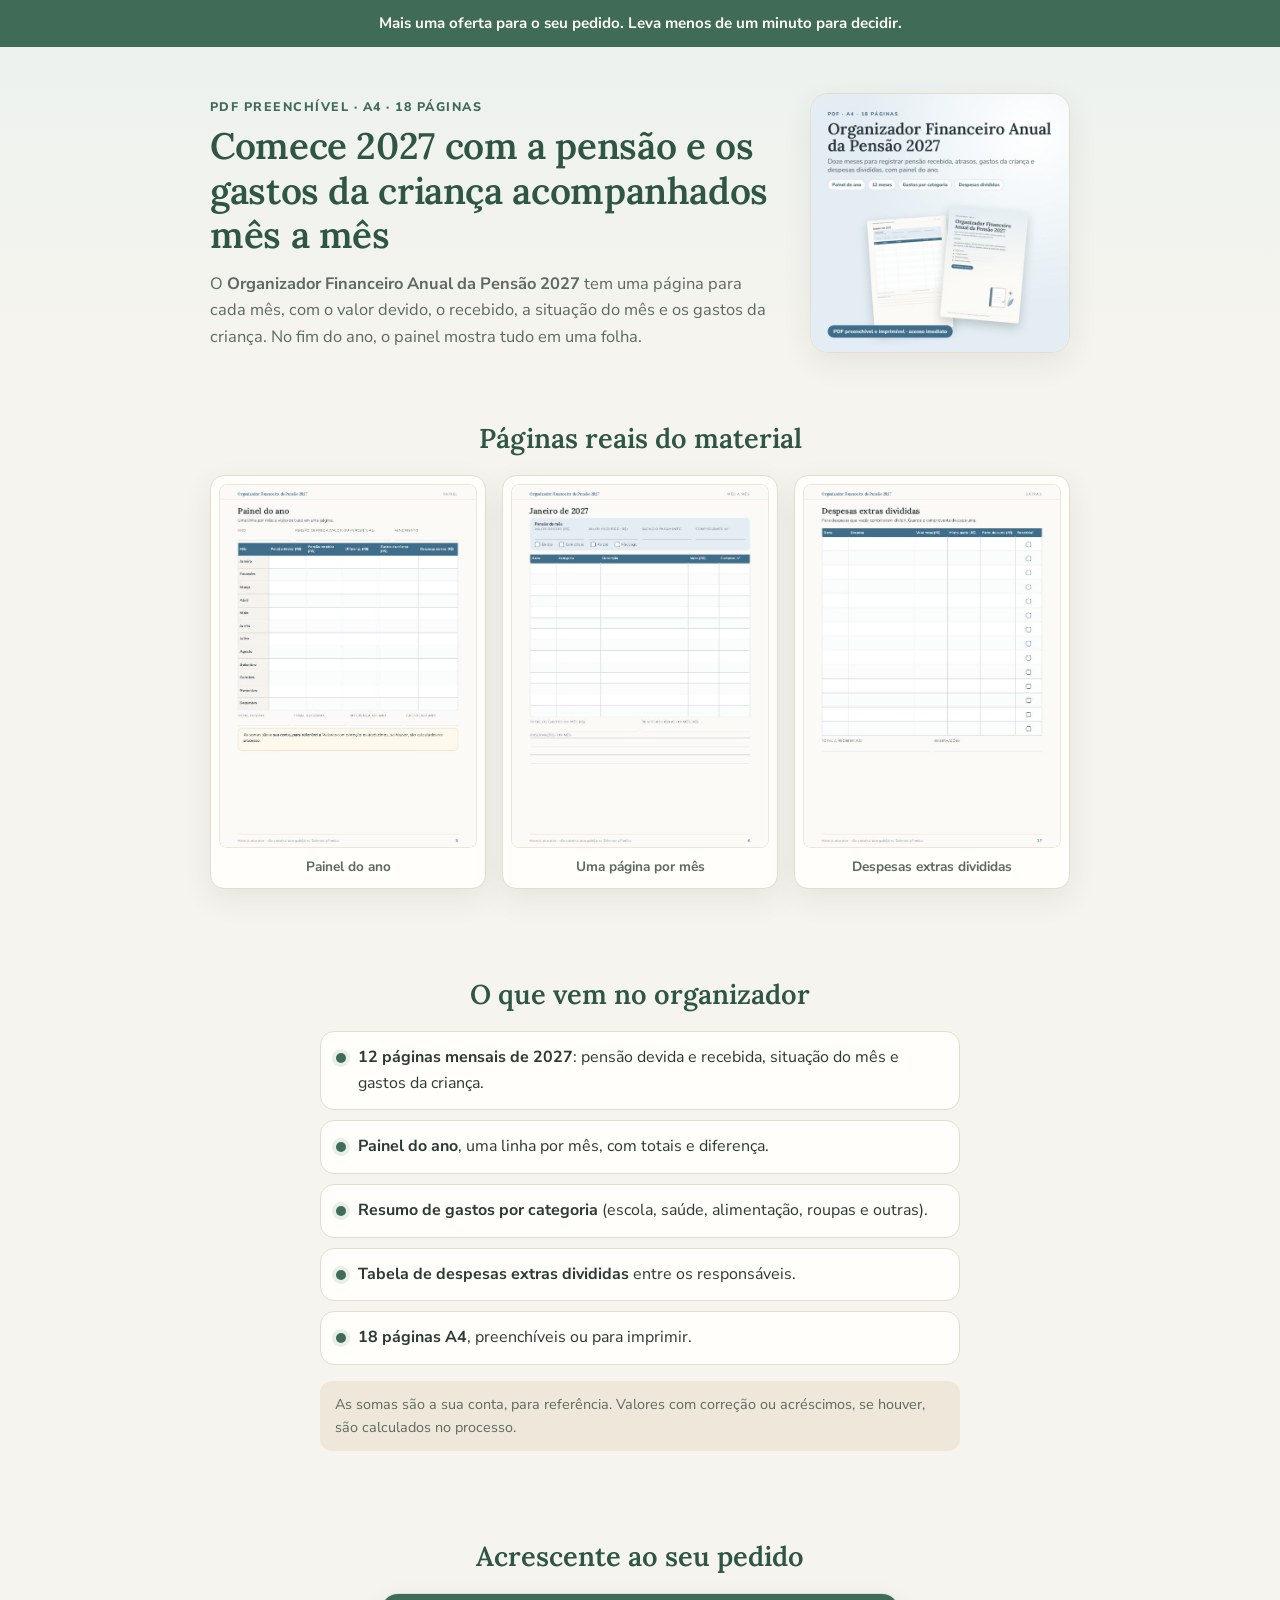
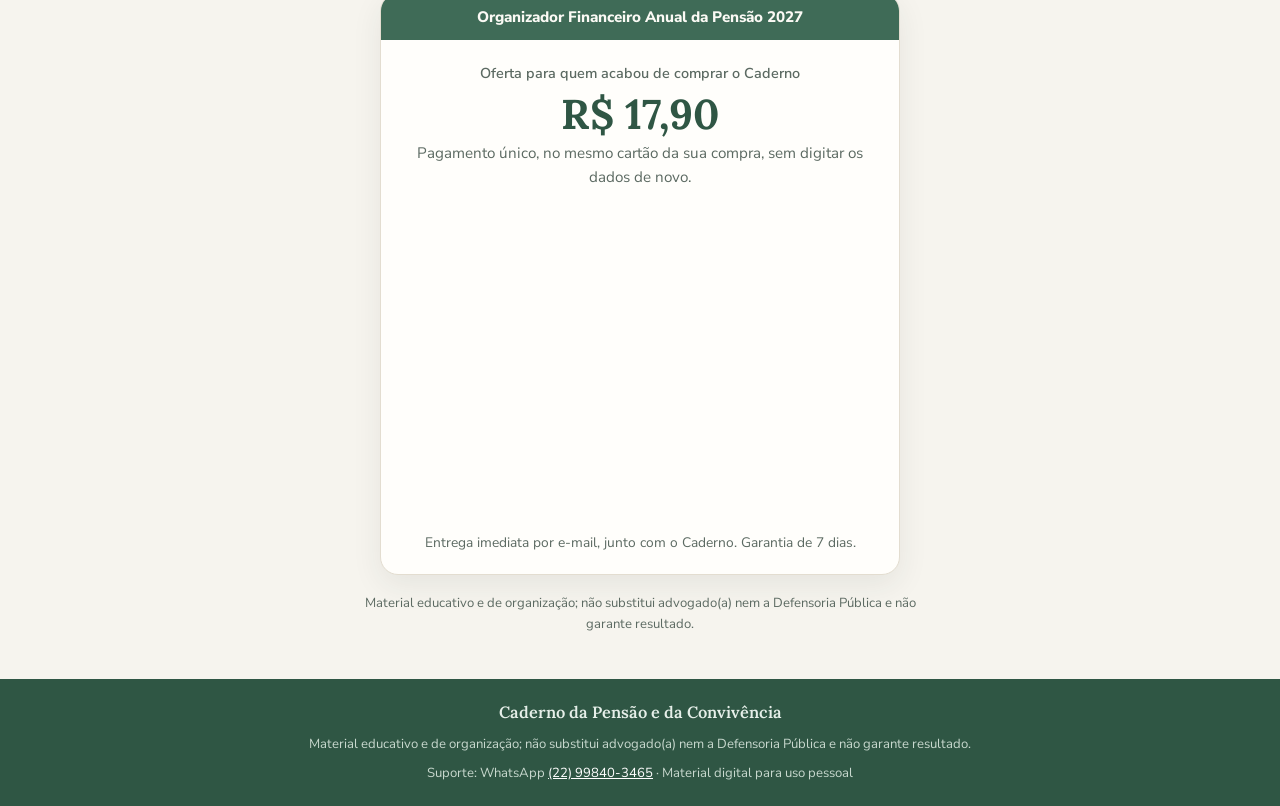
<file: upsell2.html>
<!doctype html>
<html lang="pt-BR">
<head>
  <meta charset="utf-8">
  <!-- Meta Pixel: uma inicialização e um PageView por página. Eventos de compra ficam com a Wiven. -->
  <script>
    !function(f,b,e,v,n,t,s){if(f.fbq)return;n=f.fbq=function(){n.callMethod?
    n.callMethod.apply(n,arguments):n.queue.push(arguments)};if(!f._fbq)f._fbq=n;
    n.push=n;n.loaded=!0;n.version='2.0';n.queue=[];t=b.createElement(e);t.async=!0;
    t.src=v;s=b.getElementsByTagName(e)[0];s.parentNode.insertBefore(t,s)}
    (window,document,'script','https://connect.facebook.net/en_US/fbevents.js');
    fbq('init', '1186425164337289');
    fbq('track', 'PageView');
  </script>
  <noscript><img height="1" width="1" style="display:none" alt="" src="https://www.facebook.com/tr?id=1186425164337289&ev=PageView&noscript=1"></noscript>
  <meta name="viewport" content="width=device-width, initial-scale=1">
  <meta name="theme-color" content="#3f6b57">
  <meta name="robots" content="noindex, nofollow">
  <title>Oferta especial · Organizador Financeiro Anual da Pensão 2027</title>
  <meta name="description" content="Um mês de 2027 por página para acompanhar a pensão devida, a recebida e os gastos da criança. R$ 17,90.">
  <link rel="preconnect" href="https://fonts.googleapis.com">
  <link rel="preconnect" href="https://fonts.gstatic.com" crossorigin>
  <link href="https://fonts.googleapis.com/css2?family=Lora:wght@500;600;700&family=Nunito+Sans:wght@400;600;700;800&display=swap" rel="stylesheet">
  <style>
    :root {
      --bg: #f6f4ee;
      --paper: #fffefb;
      --sage: #3f6b57;
      --sage-dark: #2f5644;
      --sage-soft: #e7efe9;
      --sand: #efe8da;
      --clay: #c08a5b;
      --ink: #2b3a33;
      --muted: #5c6a62;
      --border: #e3ddd0;
      --shadow: 0 10px 30px rgba(40, 52, 45, .08);
      --radius: 18px;
      --font-title: 'Lora', Georgia, serif;
      --font-body: 'Nunito Sans', system-ui, -apple-system, 'Segoe UI', sans-serif;
    }
    *, *::before, *::after { box-sizing: border-box; }
    body { margin: 0; background: var(--bg); color: var(--ink); font-family: var(--font-body); font-size: 16px; line-height: 1.6; -webkit-font-smoothing: antialiased; }
    img { display: block; max-width: 100%; height: auto; }
    a { color: inherit; }
    a:focus-visible { outline: 3px solid var(--clay); outline-offset: 4px; }
    .container { width: min(100% - 36px, 860px); margin-inline: auto; }
    .section { padding: 32px 0; }
    .confirm-bar { background: var(--sage); color: #fbfaf5; text-align: center; padding: 13px 18px; font-weight: 700; font-size: .95rem; line-height: 1.4; }
    .confirm-bar--soft { background: var(--sage-soft); color: var(--sage-dark); border-bottom: 1px solid #d3e0d7; }
    .hero { padding: 30px 0 14px; background: linear-gradient(180deg, #edf2ee 0%, var(--bg) 100%); }
    .hero-grid { display: grid; gap: 22px; align-items: center; }
    .hero-text { text-align: center; }
    .eyebrow { margin: 0 0 8px; color: var(--sage); font-weight: 800; font-size: .78rem; letter-spacing: .12em; text-transform: uppercase; }
    .hero h1 { font: 600 clamp(1.6rem, 6.4vw, 2.3rem)/1.2 var(--font-title); color: var(--sage-dark); margin: 0 0 14px; letter-spacing: -.01em; }
    .hero-lead { margin: 0 auto; max-width: 560px; color: var(--muted); font-size: 1.03rem; }
    .cover-wrap { width: min(80%, 300px); margin: 0 auto; border-radius: var(--radius); overflow: hidden; box-shadow: var(--shadow); border: 1px solid var(--border); }
    .section-title { font: 600 clamp(1.3rem, 5vw, 1.7rem)/1.25 var(--font-title); color: var(--sage-dark); text-align: center; margin: 0 0 20px; }
    .gallery-grid { display: grid; grid-template-columns: repeat(2, minmax(0, 1fr)); gap: 12px; }
    .gallery-item { margin: 0; background: var(--paper); border: 1px solid var(--border); border-radius: 14px; padding: 8px; box-shadow: var(--shadow); }
    .gallery-item img { border-radius: 8px; border: 1px solid #ece7dc; }
    .gallery-item figcaption { text-align: center; font-size: .85rem; font-weight: 700; color: var(--muted); padding: 8px 4px 2px; }
    .includes { list-style: none; margin: 0 auto; padding: 0; max-width: 640px; display: grid; gap: 10px; }
    .includes li { display: flex; gap: 12px; align-items: flex-start; background: var(--paper); border: 1px solid var(--border); border-radius: 14px; padding: 13px 15px; }
    .includes .dot { flex: 0 0 10px; width: 10px; height: 10px; margin-top: 8px; border-radius: 50%; background: var(--sage); box-shadow: 0 0 0 4px var(--sage-soft); }
    .includes p { margin: 0; }
    .note { max-width: 640px; margin: 16px auto 0; font-size: .9rem; color: var(--muted); background: var(--sand); border-radius: 12px; padding: 12px 15px; }
    .price-card { max-width: 520px; margin: 0 auto; background: var(--paper); border: 1px solid var(--border); border-radius: var(--radius); overflow: hidden; box-shadow: var(--shadow); }
    .price-bar { background: var(--sage); color: #fbfaf5; text-align: center; font-weight: 800; padding: 11px 16px; font-size: .95rem; }
    .price-content { padding: 22px 20px 20px; text-align: center; }
    .price-overline { margin: 0; color: var(--muted); font-size: .9rem; font-weight: 600; }
    .price-value { margin: 6px 0 4px; font: 700 2.6rem/1.1 var(--font-title); color: var(--sage-dark); }
    .price-description { margin: 0 0 6px; color: var(--muted); font-size: .95rem; }
    .wiven-embed { width: 100%; min-height: 280px; height: 320px; margin: 8px 0 14px; }
    .wiven-embed iframe { width: 100%; height: 100%; min-height: 280px; border: 0; background: transparent; }
    .wiven-embed--placeholder { min-height: 0; height: 0; margin: 0; }
    .guarantee-note { margin: 0; font-size: .86rem; color: var(--muted); }
    .disclaimer { max-width: 560px; margin: 18px auto 0; text-align: center; font-size: .82rem; color: var(--muted); }
    .thanks-card { max-width: 555px; margin: 8px auto 0; background: var(--paper); border: 1px solid var(--border); border-radius: var(--radius); box-shadow: var(--shadow); padding: 30px 22px; text-align: center; }
    .thanks-icon { display: grid; place-items: center; width: 64px; height: 64px; margin: 0 auto 16px; border-radius: 50%; background: var(--sage-soft); color: var(--sage); font-size: 1.9rem; font-weight: 800; }
    .thanks-card h1 { font: 600 clamp(1.6rem, 6vw, 2.2rem)/1.2 var(--font-title); color: var(--sage-dark); margin: 0 0 14px; }
    .thanks-card p { margin: 0 0 12px; color: var(--muted); }
    .wa-link { display: inline-flex; align-items: center; justify-content: center; margin-top: 6px; color: var(--sage); font-weight: 800; text-decoration: none; border: 1.5px solid var(--sage); border-radius: 12px; padding: 12px 18px; min-height: 48px; }
    .wa-link:hover { background: var(--sage-soft); }
    .embed-slot { max-width: 555px; margin: 24px auto 0; }
    .footer { background: var(--sage-dark); color: #e6efe9; padding: 22px 0; text-align: center; }
    .footer strong { font: 600 1.02rem var(--font-title); }
    .footer p { color: #c8d8ce; font-size: .82rem; margin: 8px 0 0; }
    .footer a { color: #fff; }
    @media (min-width: 620px) {
      .container { width: min(100% - 56px, 860px); }
      .section { padding: 44px 0; }
      .hero { padding: 46px 0 24px; }
      .hero-grid { grid-template-columns: minmax(0, 1.2fr) 260px; gap: 36px; }
      .hero-text { text-align: left; }
      .hero-lead { margin-left: 0; }
      .cover-wrap { width: 260px; margin: 0; }
      .gallery-grid { grid-template-columns: repeat(3, minmax(0, 1fr)); gap: 16px; }
    }

  </style>
</head>

<body>
  <div class="confirm-bar">Mais uma oferta para o seu pedido. Leva menos de um minuto para decidir.</div>

  <main>
    <section class="hero">
      <div class="container hero-grid">
        <div class="hero-text">
          <p class="eyebrow">PDF preenchível · A4 · 18 páginas</p>
          <h1>Comece 2027 com a pensão e os gastos da criança acompanhados mês a mês</h1>
          <p class="hero-lead">O <strong>Organizador Financeiro Anual da Pensão 2027</strong> tem uma página para cada mês, com o valor devido, o recebido, a situação do mês e os gastos da criança. No fim do ano, o painel mostra tudo em uma folha.</p>
        </div>
        <div class="cover-wrap">
          <img src="assets/capa-organizador-financeiro-2027.jpg" width="600" height="600" alt="Capa: Organizador Financeiro Anual da Pensão 2027">
        </div>
      </div>
    </section>

    <section class="section gallery" aria-labelledby="g-title">
      <div class="container">
        <h2 class="section-title" id="g-title">Páginas reais do material</h2>
        <div class="gallery-grid">
          <figure class="gallery-item">
            <img src="assets/org-painel.jpg" width="579" height="819" loading="lazy" alt="Página Painel do ano">
            <figcaption>Painel do ano</figcaption>
          </figure>
          <figure class="gallery-item">
            <img src="assets/org-mes.jpg" width="579" height="819" loading="lazy" alt="Página Janeiro de 2027">
            <figcaption>Uma página por mês</figcaption>
          </figure>
          <figure class="gallery-item">
            <img src="assets/org-extras.jpg" width="579" height="819" loading="lazy" alt="Página Despesas extras divididas">
            <figcaption>Despesas extras divididas</figcaption>
          </figure>
        </div>
      </div>
    </section>

    <section class="section" aria-labelledby="i-title">
      <div class="container">
        <h2 class="section-title" id="i-title">O que vem no organizador</h2>
        <ul class="includes">
          <li><span class="dot" aria-hidden="true"></span><p><strong>12 páginas mensais de 2027</strong>: pensão devida e recebida, situação do mês e gastos da criança.</p></li>
          <li><span class="dot" aria-hidden="true"></span><p><strong>Painel do ano</strong>, uma linha por mês, com totais e diferença.</p></li>
          <li><span class="dot" aria-hidden="true"></span><p><strong>Resumo de gastos por categoria</strong> (escola, saúde, alimentação, roupas e outras).</p></li>
          <li><span class="dot" aria-hidden="true"></span><p><strong>Tabela de despesas extras divididas</strong> entre os responsáveis.</p></li>
          <li><span class="dot" aria-hidden="true"></span><p><strong>18 páginas A4</strong>, preenchíveis ou para imprimir.</p></li>
        </ul>
        <p class="note">As somas são a sua conta, para referência. Valores com correção ou acréscimos, se houver, são calculados no processo.</p>
      </div>
    </section>

    <section class="section pricing" aria-labelledby="p-title">
      <div class="container">
        <h2 class="section-title" id="p-title">Acrescente ao seu pedido</h2>
        <div class="price-card">
          <div class="price-bar">Organizador Financeiro Anual da Pensão 2027</div>
          <div class="price-content">
            <p class="price-overline">Oferta para quem acabou de comprar o Caderno</p>
            <p class="price-value">R$ 17,90</p>
            <p class="price-description">Pagamento único, no mesmo cartão da sua compra, sem digitar os dados de novo.</p>
          <div class="wiven-embed">
            <iframe
              id="product-funnel-cmwr1cglm0hap01olf87jft2u"
              src="https://checkout.wiven.com.br/ext/funnel/cmwr1cglm0hap01olf87jft2u"
              width="100%" height="100%"
              frameborder="0" allowtransparency="true" allow="payment *">
            </iframe>
          </div>
            <p class="guarantee-note">Entrega imediata por e-mail, junto com o Caderno. Garantia de 7 dias.</p>
          </div>
        </div>
        <p class="disclaimer">Material educativo e de organização; não substitui advogado(a) nem a Defensoria Pública e não garante resultado.</p>
      </div>
    </section>
  </main>

  <footer class="footer">
    <div class="container">
      <strong>Caderno da Pensão e da Convivência</strong>
      <p>Material educativo e de organização; não substitui advogado(a) nem a Defensoria Pública e não garante resultado.</p>
      <p>Suporte: WhatsApp <a href="https://wa.me/5522998403465" rel="noopener noreferrer">(22) 99840-3465</a> · Material digital para uso pessoal</p>
    </div>
  </footer>
  <script src="https://app.wiven.com.br/scripts/product-funnel.js"></script>
</body>
</html>
</file>
<file: landing-black.css>
:root{--green:#173f34;--deep:#0e3529;--brick:#af4937;--cream:#faf8f1;--paper:#fffdf8;--ink:#193c2e;--text:#45584b;--line:#e4e4dc;--gold:#f0bf5e;--title:"Lora",Georgia,serif;--body:"Nunito Sans",system-ui,sans-serif}
*{box-sizing:border-box}html{scroll-behavior:smooth}body{margin:0;background:var(--cream);font:400 16px/1.52 var(--body);color:var(--text);-webkit-font-smoothing:antialiased}a{color:inherit}a:focus-visible,input:focus-visible,summary:focus-visible{outline:3px solid #e3af55;outline-offset:3px}img{display:block;width:100%;height:auto}figure{margin:0}button,input,summary{font:inherit}.wrap{width:min(100% - 34px,1060px);margin:0 auto}.skip{position:absolute;left:-9999px;top:0;background:#fff;z-index:100;padding:8px}.skip:focus{left:8px}
h1,h2,h3,p{overflow-wrap:break-word}h1,h2,h3{color:var(--ink);margin-top:0}h1,h2{font-family:var(--title);letter-spacing:-.043em}h2{font-size:clamp(1.8rem,5.7vw,2.8rem);line-height:1.18;margin-bottom:14px}h2 em,h1 em{font-style:normal;color:var(--brick)}h3{font-size:1.05rem}.eyebrow{font-size:.73rem;line-height:1.45;font-weight:900;letter-spacing:.10em;color:#486c52;margin:0 0 13px}.eyebrow.red{color:#a9493b}.center{text-align:center;max-width:670px;margin:0 auto 27px}.sub{font-size:1rem;color:#5c6c60;margin:0 0 20px}.section{padding:50px 0}.section .wrap>.eyebrow{margin-bottom:9px}
.hero{background:radial-gradient(circle at 93% 88%,#e4ebdd 0,#f9f7ed 44%);border-bottom:1px solid var(--line)}.hero-grid{display:grid;gap:22px;padding:31px 0 35px;align-items:center}.hero h1{font-size:clamp(2.48rem,10vw,4.65rem);line-height:1.09;margin:0 0 17px}.lead{font-size:1.04rem;color:#435a4b;line-height:1.5;margin:0 0 18px;max-width:575px}.ticks{list-style:none;display:grid;gap:10px;margin:0 0 20px;padding:0}.ticks li{position:relative;padding-left:28px;color:#2e4837;font-weight:700;font-size:.91rem}.ticks li:before{content:"✓";position:absolute;left:0;top:2px;display:grid;place-items:center;color:white;background:#2c7953;border-radius:50%;width:18px;height:18px;font-size:.68rem;font-weight:900}.btn{display:flex;min-height:58px;width:100%;padding:12px 16px;align-items:center;justify-content:center;text-align:center;gap:7px;text-decoration:none;border-radius:12px;background:var(--green);box-shadow:0 4px 0 #0a2e22;color:white;font-weight:900;font-size:.95rem;line-height:1.25;transition:background .16s,transform .16s}.btn:hover{background:#276749}.btn:active{transform:translateY(2px);box-shadow:0 2px 0 #0a2e22}.micro{text-align:center;color:#667465;font-size:.75rem;line-height:1.45;margin:13px 0 0}.product{position:relative}.product:before{content:"";position:absolute;inset:10px -6px -8px;background:#e2e9dd;border-radius:18px;transform:rotate(-2deg);z-index:0}.product img{position:relative;border:4px solid white;border-radius:16px;box-shadow:0 10px 30px rgba(12,48,28,.14)}.product figcaption{text-align:center;font-size:.75rem;margin-top:12px;color:#617063}
.trustline{background:#fffefa;border-bottom:1px solid var(--line)}.three{display:grid;grid-template-columns:repeat(3,minmax(0,1fr));gap:5px;padding:16px 0}.three>div{text-align:center;min-width:0;padding:0 4px}.three>div+div{border-left:1px solid #dfe4da}.three strong{display:block;font-size:.92rem;color:#184e36;font-weight:900}.three small{display:block;color:#6f7b6f;font-size:.69rem;line-height:1.4}
.problems{background:#fffdf7}.pain-grid{display:grid;gap:12px}.pain-grid article{background:#f7f5ee;border:1px solid #e8e5dc;border-radius:12px;padding:19px}.pain-icon{display:inline-block;font:900 .86rem var(--body);color:var(--brick);margin-bottom:9px}.pain-grid h3{font:900 1.03rem var(--body);margin:0 0 5px}.pain-grid p{font-size:.9rem;line-height:1.44;margin:0;color:#667469}
.demo{background:#edf1e9}.demo-grid{display:grid;align-items:center;gap:22px}.demo-foot{font-size:.81rem;color:#6f7a70;line-height:1.45}.demo-card{overflow:hidden;background:#fff;border:1px solid #d3ded1;border-radius:16px;box-shadow:0 12px 30px rgba(15,57,30,.07)}.demo-head{display:flex;justify-content:space-between;gap:9px;align-items:center;background:#1b4d39;color:white;padding:15px 17px;font-size:.85rem}.demo-head span{font-size:.68rem;letter-spacing:.04em;color:#cfdfd0}.demo-inner{padding:18px}.fields{display:grid;grid-template-columns:repeat(2,minmax(0,1fr));gap:12px}.fields label{font-size:.78rem;font-weight:900;color:#3f5747;min-width:0}.fields input{margin-top:8px;width:100%;min-width:0;min-height:46px;border:1px solid #b9cbb9;border-radius:9px;padding:8px 10px;background:#fff;color:#234a34;font-size:1.07rem;font-weight:900}.balance{display:flex;align-items:center;justify-content:space-between;gap:9px;background:#ecf4eb;padding:15px;margin-top:16px;border-radius:10px;color:#255a3d}.balance span{font-weight:800;font-size:.87rem}.balance output{font-size:1.2rem;font-weight:900;white-space:nowrap;font-variant-numeric:tabular-nums}.tiny{font-size:.73rem;color:#7c8478;margin:13px 0 0;line-height:1.4}
.previews{background:#faf7ef}.preview-grid{display:grid;grid-template-columns:repeat(2,minmax(0,1fr));gap:12px}.preview-grid figure{padding:7px;background:white;border:1px solid #e2e5da;box-shadow:0 7px 22px rgba(20,65,32,.06);border-radius:12px}.preview-grid img{aspect-ratio:782/1100;object-fit:contain;border-radius:6px;border:1px solid #e8e8e1}.preview-grid figcaption{text-align:center;margin:8px 0 3px;color:#355440;font-weight:900;font-size:.78rem}.more{margin-top:17px}.more summary{cursor:pointer;margin:0 auto;padding:12px 15px;border:1px solid #b8cdb9;background:white;border-radius:9px;max-width:310px;text-align:center;font-weight:900;color:#1d4e39}.more[open] summary{margin-bottom:16px}.inline-buy{display:grid;max-width:520px;margin:23px auto 0;text-align:center;gap:14px;padding:22px;background:#fff;border-radius:17px;border:1px solid #d7dfd3}.inline-buy strong{font:700 1.17rem var(--title);color:#284c38}
.feature{background:#fffefa}.feature-grid{display:grid;gap:24px;align-items:center}.feature figure img{border-radius:15px;border:1px solid #e2e7dd;box-shadow:0 15px 28px rgba(22,55,35,.07)}.small-note{color:#68786b;font-size:.83rem;margin:12px 0 0}
.how{background:#edf1ea}.step-grid{display:grid;gap:12px}.step-grid>div{padding:17px 18px;background:white;border-radius:12px;border:1px solid #dae3d9}.step-grid span{display:inline-grid;place-items:center;background:#1d5a3c;color:white;width:29px;height:29px;border-radius:50%;font-weight:900;margin-right:8px}.step-grid strong{color:#254b34}.step-grid p{margin:6px 0 0;color:#64756a;font-size:.85rem}
.price{background:linear-gradient(130deg,#f6f1e5,#fcf9f1)}.offer{display:grid;max-width:880px;margin:auto;background:#fff;border:1px solid #d5dfd4;border-radius:18px;overflow:hidden;box-shadow:0 15px 44px rgba(26,61,39,.1)}.offer-image{padding:18px;background:#edf1e9;display:flex;align-items:center}.offer-image img{border-radius:12px}.offer-content{padding:23px}.offer-label{font-size:.73rem;font-weight:900;letter-spacing:.05em;color:#8d573e;margin:0 0 10px}.offer-content h3{font:700 1.47rem/1.2 var(--title);margin:0 0 19px}.offer .ticks{gap:8px}.once{font-size:.8rem;color:#617568;font-weight:800;margin:15px 0 0}.price-number{font:700 clamp(2.7rem,9vw,3.7rem)/1.2 var(--title);color:#134a34;margin:0 0 16px}.micro.dark{color:#637566}.guarantee{max-width:880px;margin:19px auto 0;padding:18px;background:#e7eee1;border:1px solid #d4e2cd;border-radius:13px;text-align:center}.guarantee strong{color:#235139;font-weight:900}.guarantee p{font-size:.86rem;color:#566b5a;margin:6px 0 0}
.faq{background:#fffefa}.faq-list{display:grid;gap:9px;max-width:780px;margin:auto}.faq-list details{padding:0 16px;border:1px solid #e4e8df;border-radius:10px;background:#fff}.faq-list summary{padding:16px 0;cursor:pointer;font-size:.95rem;font-weight:900;color:#284b36;list-style:none;display:flex;align-items:center;justify-content:space-between;gap:12px}.faq-list summary::-webkit-details-marker{display:none}.faq-list summary:after{content:"+";font-size:1.2rem}.faq-list details[open] summary:after{content:"−"}.faq-list details p{font-size:.87rem;margin:0 0 15px;color:#5b6b60}.faq-list a{color:#1b6a42;text-decoration:underline}
.footer{background:#103629;color:#cfdcce;text-align:center;padding:29px 0}.footer strong{font:700 1.1rem var(--title);color:#fff}.footer p{font-size:.76rem;line-height:1.45;margin:8px auto 0;max-width:740px}.footer a{color:#ffe1a0}

@media(max-width:639px){.hero-grid{display:flex;flex-direction:column;gap:0}.hero-copy{display:contents}.hero .eyebrow{order:1;margin:0 0 14px}.hero h1{order:2;font-size:clamp(2.28rem,9.5vw,3.2rem);margin:0 0 15px}.lead{order:3;margin-bottom:16px;font-size:.97rem}.hero .ticks{order:4;margin-bottom:17px;gap:7px}.hero-buy{order:5;width:100%}.product{order:6;margin-top:27px;width:100%}.hero .ticks li{font-size:.85rem}.hero-grid{padding-top:24px;padding-bottom:30px}}
@media(min-width:640px){.wrap{width:min(100% - 52px,1060px)}.hero-grid{grid-template-columns:minmax(0,1.04fr) minmax(0,.96fr);gap:43px;padding:63px 0}.hero h1{font-size:clamp(2.65rem,4.7vw,4.3rem)}.pain-grid{grid-template-columns:repeat(3,minmax(0,1fr))}.demo-grid{grid-template-columns:repeat(2,minmax(0,1fr));gap:38px}.preview-grid{grid-template-columns:repeat(4,minmax(0,1fr));gap:17px}.feature-grid{grid-template-columns:.95fr 1.05fr;gap:55px}.step-grid{grid-template-columns:repeat(3,minmax(0,1fr))}.offer{grid-template-columns:40% 60%}.offer-content{padding:35px}.offer-image{padding:22px}.section{padding:70px 0}.footer{padding-bottom:29px}}
@media(prefers-reduced-motion:reduce){html{scroll-behavior:auto}*,*:before,*:after{animation:none!important;transition:none!important}}
</file>
<file: app/style.css>
:root{--bg:#f6f7f1;--white:#fff;--ink:#15382e;--text:#455b50;--muted:#748178;--green:#184f3d;--green2:#267354;--line:#dfe7dd;--red:#af4f3b;--pale:#e8f2e9;--radius:18px;--font:"Nunito Sans",system-ui,sans-serif;--serif:"Lora",Georgia,serif}*{box-sizing:border-box}html{scroll-behavior:smooth}body{margin:0;background:var(--bg);color:var(--text);font:400 15px/1.52 var(--font)}[hidden]{display:none!important}button,input,select,textarea{font:inherit}button{cursor:pointer}a{color:inherit}a:focus-visible,button:focus-visible,input:focus-visible,select:focus-visible,textarea:focus-visible{outline:3px solid #eab866;outline-offset:3px}h1,h2,h3,p{overflow-wrap:break-word}h1,h2,h3{color:var(--ink);line-height:1.2}h1,h2{font-family:var(--serif);letter-spacing:-.035em}h1 em,h2 em{color:var(--red);font-style:normal}h3{margin:0 0 10px}input:not([type=file]),select,textarea{display:block;width:100%;min-width:0;background:#fff;border:1px solid #cbd9ce;border-radius:10px;padding:12px;color:#163e2a}label{display:block;font-weight:850;color:#344d3d;font-size:.84rem;margin:12px 0 7px}small{font-size:.75rem}.skip{position:absolute;left:-9999px;z-index:100;padding:8px;background:white}.skip:focus{left:8px;top:8px}.container{width:min(100% - 34px,1170px);margin:0 auto}.privacy-strip{background:#143f32;color:#ddf1e0;text-align:center;min-height:31px;padding:7px 8px;font-size:.65rem;letter-spacing:.09em;font-weight:900}.privacy-strip .dot{display:inline-block;width:6px;height:6px;border-radius:50%;background:#85dda5;margin-right:7px;vertical-align:middle}.brand{display:flex;align-items:center;gap:10px;color:#194333;font-weight:800;font-size:1.15rem;line-height:1.12}.brand b{color:#9c4635}.brand small{display:block;color:#728277;font-size:.7rem;letter-spacing:.02em}.brand-mark{display:grid;place-items:center;width:38px;height:38px;background:#194d3b;color:#fff;border-radius:12px;font-size:1.3rem;flex:0 0 38px}.eyebrow,.kicker{font-size:.7rem;font-weight:900;color:#a1503c;letter-spacing:.12em;margin:0 0 10px}.muted{color:#718176}.error{background:#fff1ea;border:1px solid #f1cdbf;color:#8e2f20;border-radius:9px;padding:10px;font-weight:800;font-size:.87rem}.small-warning,.callout{color:#64766a;font-size:.83rem;line-height:1.54}.callout{border-left:3px solid #d4ab6a;padding:11px 12px;background:#fff9ee;border-radius:0 9px 9px 0}.primary,.outline,.ghost,.danger{display:inline-flex;align-items:center;justify-content:center;gap:7px;border-radius:11px;padding:11px 17px;min-height:44px;font-weight:900;font-size:.84rem;text-align:center}.primary{background:#1c6649;color:#fff;border:1px solid #1c6649;box-shadow:0 3px 0 #10422f}.primary:hover{background:#247b56}.outline{background:#fff;color:var(--green);border:1px solid #afcbbb}.outline:hover,.ghost:hover{background:#eaf2e9}.ghost{background:transparent;color:#315744;border:1px solid #c7d8ca}.danger{background:#fff5f1;color:#a43a2b;border:1px solid #e5b9b2}.full{width:100%}.small-btn{font-size:.76rem;padding:9px 12px}.gate{min-height:calc(100vh - 31px);background:radial-gradient(circle at 80% 10%,#dfece0 0,transparent 45%),#faf8f2}.gate-shell{width:min(100% - 34px,1100px);margin:auto;padding:35px 0 65px}.gate-grid{display:grid;gap:33px;margin-top:41px;align-items:center}.gate-intro h1{font-size:clamp(2.5rem,8.5vw,4.35rem);line-height:1.08;margin:0 0 16px}.gate-intro>p:not(.eyebrow){max-width:520px;font-size:1rem}.feature-mini{display:grid;grid-template-columns:repeat(2,minmax(0,1fr));gap:10px;margin:22px 0}.feature-mini span{color:#29553a;font-size:.84rem;font-weight:800}.gate-card{background:white;border:1px solid #dae4d9;border-radius:19px;padding:24px;box-shadow:0 16px 50px rgba(22,65,42,.09)}.gate-card h2{font-size:1.8rem;margin:0 0 8px}.gate-card .muted{margin-top:0}.gate-card .primary{margin-top:18px}.gate-card .small-warning{margin:15px 0 0}.header{background:#fff;border-bottom:1px solid #e1e8df}.header-inner{display:flex;align-items:center;justify-content:space-between;gap:12px;min-height:75px}.header-actions{display:flex;align-items:center;gap:10px}.secure-chip{color:#326849;background:#e9f4ea;border-radius:99px;padding:8px 12px;font-size:.73rem;font-weight:900}.workspace{padding:30px 0 45px}.heading{display:flex;align-items:center;justify-content:space-between;gap:18px;margin-bottom:24px}.heading h1{font-size:clamp(1.85rem,5vw,2.8rem);margin:0 0 8px}.heading .muted{margin:0}.tabs{display:flex;align-items:center;gap:6px;overflow-x:auto;scrollbar-width:thin;padding-bottom:12px;margin:0 0 19px;border-bottom:1px solid #d9e1d7}.tabs button{border:0;background:transparent;color:#708076;padding:12px 15px;border-radius:9px;white-space:nowrap;font-weight:900}.tabs button.active{color:#174e39;background:#dff0e5}.monthbar,.section-heading{display:flex;align-items:center;justify-content:space-between;gap:16px;margin-bottom:18px}.monthbar h2,.section-heading h2{font-size:1.65rem;margin:0 0 5px}.section-heading p:last-child{margin:0}.month-actions{display:flex;gap:7px;align-items:center}.month-actions .ghost{padding:8px 12px;min-height:42px;font-size:1.4rem}.month-actions input{width:146px;padding:8px 11px;min-height:42px}.stats{display:grid;grid-template-columns:repeat(2,minmax(0,1fr));gap:11px;margin-bottom:16px}.stat{border:1px solid #dfebdf;background:#fff;border-radius:15px;padding:20px 16px;min-width:0}.stat span{display:block;font-size:.82rem;color:#61756a;font-weight:800;margin-bottom:12px}.stat strong{display:block;color:#174b36;font:800 clamp(1.35rem,3.6vw,2.05rem)/1.2 var(--font);letter-spacing:-.035em;font-variant-numeric:tabular-nums}.stat small{display:block;color:#819087;margin-top:9px}.stat.highlight{background:#1b523d;border-color:#1b523d}.stat.highlight span,.stat.highlight small{color:#cbdecf}.stat.highlight strong{color:#fff}.split{display:grid;gap:15px;margin-bottom:15px}.panel{background:#fff;border:1px solid #e0e8de;border-radius:16px;padding:21px;min-width:0;margin-bottom:15px}.panel-head{display:flex;align-items:center;justify-content:space-between;gap:11px;margin-bottom:15px}.panel-head h3{margin:0}.panel-head .eyebrow{margin-bottom:5px}.pill{padding:6px 10px;border-radius:99px;background:#eaf2e8;color:#36734d;font-weight:900;font-size:.7rem;white-space:nowrap}.progress{height:12px;border-radius:99px;background:#e6eee6;overflow:hidden}.progress span{display:block;width:0;height:100%;background:#2b8a60;border-radius:inherit;transition:width .3s}.panel .muted{font-size:.86rem}.text-action{border:0;padding:0;background:transparent;color:#206c49;font-weight:900;font-size:.85rem}.attachment-count{color:#1a523a;font-weight:900;margin-top:2px}.records{display:grid;gap:8px}.record{display:flex;align-items:flex-start;justify-content:space-between;gap:11px;padding:13px 5px;border-top:1px solid #e9efe8}.record:first-child{border-top:0}.record-info{min-width:0}.record-info strong{display:block;color:#244e39;font-size:.9rem}.record-info small{display:block;color:#778479;margin-top:3px}.record-info .note{display:block;white-space:pre-wrap;word-break:break-word;color:#5f7165;font-size:.81rem;margin-top:5px}.record-right{text-align:right;flex:0 0 auto}.record-amount{display:block;font-weight:900;color:#18563b;font-size:.92rem;white-space:nowrap}.record-actions{display:flex;justify-content:flex-end;gap:7px;margin-top:7px}.record-actions button{background:transparent;color:#40624a;border:1px solid #d3dfd3;border-radius:7px;font-size:.7rem;padding:5px 7px}.record-actions button.delete{color:#a44838}.empty{color:#79877d;font-size:.89rem;padding:15px 0;margin:0}.settings-grid{display:grid;gap:15px}.settings-grid .panel{margin:0}.settings-grid .primary{margin-top:14px}.restore-label{display:block;margin-top:15px;font-size:.82rem}.settings-grid input[type=file]{font-size:.77rem;width:100%;margin:5px 0 10px}.tiny{font-size:.75rem;color:#76847b;line-height:1.5}.settings-grid .danger{margin-top:12px;width:100%}.notice{margin-top:16px}.notice strong{color:#225b3e}.notice p{margin:7px 0 0}.footer{color:#819087;text-align:center;font-size:.73rem;border-top:1px solid #e1e9df;padding-top:25px;margin-top:20px}.footer span{font-weight:800}.entry-form{width:min(100%,520px);max-height:min(90vh,850px);overflow:auto;padding:22px}dialog{border:1px solid #dbe3da;border-radius:16px;box-shadow:0 25px 80px rgba(10,35,21,.25);padding:0;width:min(94vw,520px);max-height:92vh}dialog::backdrop{background:rgba(11,35,23,.58)}.dialog-head{display:flex;align-items:start;justify-content:space-between;gap:10px}.dialog-head h2{font-size:1.55rem;margin:0 0 12px}.entry-form textarea{resize:vertical}.entry-form .primary{margin-top:18px}.entry-form small{color:#758478}#toast{position:fixed;z-index:50;bottom:22px;left:50%;transform:translateX(-50%);background:#1c4d3b;color:white;border-radius:11px;padding:11px 17px;font-weight:800;box-shadow:0 8px 25px rgba(10,30,15,.18);width:max-content;max-width:calc(100vw - 28px);text-align:center}
@media(min-width:780px){.gate-grid{grid-template-columns:1.05fr .95fr;gap:70px}.gate-shell{padding-top:50px}.gate-card{padding:35px}.stats{grid-template-columns:repeat(4,minmax(0,1fr));gap:14px}.split{grid-template-columns:repeat(2,minmax(0,1fr))}.settings-grid{grid-template-columns:repeat(2,minmax(0,1fr))}.workspace{padding-top:43px}.gate-intro h1{font-size:4.25rem}}
@media(max-width:600px){.container{width:min(100% - 28px,1170px)}.gate-shell{padding-top:24px}.gate-grid{margin-top:25px;gap:20px}.gate-card{padding:23px}.feature-mini{gap:7px}.secure-chip{display:none}.workspace{padding-top:22px}.heading{display:block}.heading .primary{width:100%;margin-top:18px}.heading h1{font-size:1.9rem}.monthbar,.section-heading{align-items:flex-start;flex-direction:column;gap:11px}.month-actions{width:100%}.month-actions input{flex:1;width:100%;text-align:center}.monthbar h2{font-size:1.45rem}.stat{padding:15px 12px}.stat span{font-size:.74rem;margin-bottom:8px}.stat strong{font-size:1.34rem}.stat small{font-size:.67rem}.panel{padding:16px}.panel-head{flex-wrap:wrap}.record-info strong{font-size:.83rem}.record-amount{font-size:.85rem}.section-heading .primary{width:100%}}
@media(prefers-reduced-motion:reduce){*,*:before,*:after{scroll-behavior:auto!important;animation-duration:.01ms!important;transition-duration:.01ms!important}}
</file>
<file: funnel-pages.css>
:root{--bg:#f6f4ee;--paper:#fffefb;--sage:#3f6b57;--dark:#2f5644;--soft:#e7efe9;--sand:#efe8da;--ink:#2b3a33;--muted:#5c6a62;--border:#e3ddd0;--shadow:0 10px 30px rgba(40,52,45,.08);--title:"Lora",Georgia,serif;--body:"Nunito Sans",system-ui,-apple-system,"Segoe UI",sans-serif}
*{box-sizing:border-box}
html{scroll-behavior:smooth}
body{margin:0;background:var(--bg);color:var(--ink);font:400 16px/1.6 var(--body);-webkit-font-smoothing:antialiased}
a{color:inherit}a:focus-visible,button:focus-visible{outline:3px solid #c08a5b;outline-offset:4px}
.container{width:min(100% - 36px,990px);margin-inline:auto}
header{border-bottom:1px solid var(--border);background:var(--paper)}
.header-inner{min-height:67px;display:flex;align-items:center;justify-content:space-between;gap:12px}
.logo{font:700 1rem/1.2 var(--title);color:var(--dark);text-decoration:none}
.logo span{display:block;font:800 .72rem var(--body);letter-spacing:.06em;color:var(--sage)}
.secure{font-weight:800;color:var(--dark);font-size:.8rem;background:var(--soft);padding:8px 12px;border-radius:99px;white-space:nowrap}
.hero{background:linear-gradient(180deg,#edf2ee 0%,var(--bg) 100%);padding:42px 0 32px}
.hero-grid{display:grid;gap:24px;align-items:center}
.eyebrow{text-transform:uppercase;letter-spacing:.14em;color:var(--sage);font-size:.76rem;font-weight:800;margin:0 0 12px}
h1,h2,h3{font-family:var(--title);color:var(--dark)}
h1{font-size:clamp(1.9rem,5.6vw,3rem);line-height:1.18;letter-spacing:-.02em;margin:0 0 16px;text-wrap:balance}
.lead{font-size:1.08rem;color:var(--ink);margin:0 0 14px;max-width:650px}
.sub{color:var(--muted);margin:0;max-width:650px}
.visual{margin:0;max-width:420px;justify-self:center}
.visual img{width:100%;height:auto;border-radius:18px;display:block}
.chips{list-style:none;padding:0;margin:20px 0 0;display:flex;gap:9px;flex-wrap:wrap}
.chips li{background:var(--paper);border:1px solid var(--border);border-radius:99px;padding:5px 11px;color:var(--dark);font-size:.82rem;font-weight:800}
main section.offer{padding:24px 0 44px}
.card{background:var(--paper);border:1px solid var(--border);border-radius:20px;box-shadow:var(--shadow);overflow:hidden;max-width:790px;margin-inline:auto}
.card-band{background:var(--sage);color:white;text-align:center;padding:12px 18px;font-size:.89rem;font-weight:800;letter-spacing:.02em}
.card-body{padding:24px 18px}
.card h2{font-size:clamp(1.38rem,4.5vw,1.95rem);text-align:center;line-height:1.25;margin:0 0 9px}
.card-intro{text-align:center;max-width:610px;margin:0 auto 18px;color:var(--muted)}
.details{display:grid;gap:10px;max-width:630px;margin:0 auto 24px;padding:0;list-style:none}
.details li{border:1px solid var(--border);border-radius:12px;background:var(--bg);padding:11px 14px}
.details li:before{content:"✓";color:var(--sage);font-weight:800;margin-right:10px}
.wiven-wrap{background:#fff;border:1px solid #d4dfd6;border-radius:15px;padding:12px}
.wiven-title{font-weight:800;text-align:center;color:var(--dark);margin:4px 0 10px;font-size:.95rem}
.wiven-embed{width:100%;min-height:340px;height:410px}
.wiven-embed iframe{display:block;width:100%;height:100%;min-height:340px;border:0;background:transparent}
.helper{font-size:.84rem;color:var(--muted);text-align:center;margin:12px 0 0}
.note{max-width:790px;margin:18px auto 0;padding:17px 20px;background:var(--sand);border-radius:14px;color:var(--ink);font-size:.94rem}
.note strong{color:var(--dark)}
.support{text-align:center;padding:14px 0 45px;color:var(--muted);font-size:.93rem}
.support a{color:var(--sage);font-weight:800}
footer{background:var(--dark);color:#e6efe9;text-align:center;padding:24px 16px}
footer strong{font-family:var(--title)}
footer p{color:#c8d8ce;font-size:.81rem;line-height:1.55;margin:8px auto 0;max-width:780px}
@media(min-width:760px){.container{width:min(100% - 64px,990px)}.hero{padding:50px 0 46px}.hero-grid{grid-template-columns:minmax(0,1fr) 340px;gap:44px}.visual{max-width:340px}.card-body{padding:30px 36px}.details{grid-template-columns:repeat(2,minmax(0,1fr))}.wiven-embed{height:430px}}
@media(prefers-reduced-motion:reduce){html{scroll-behavior:auto}}
</file>
